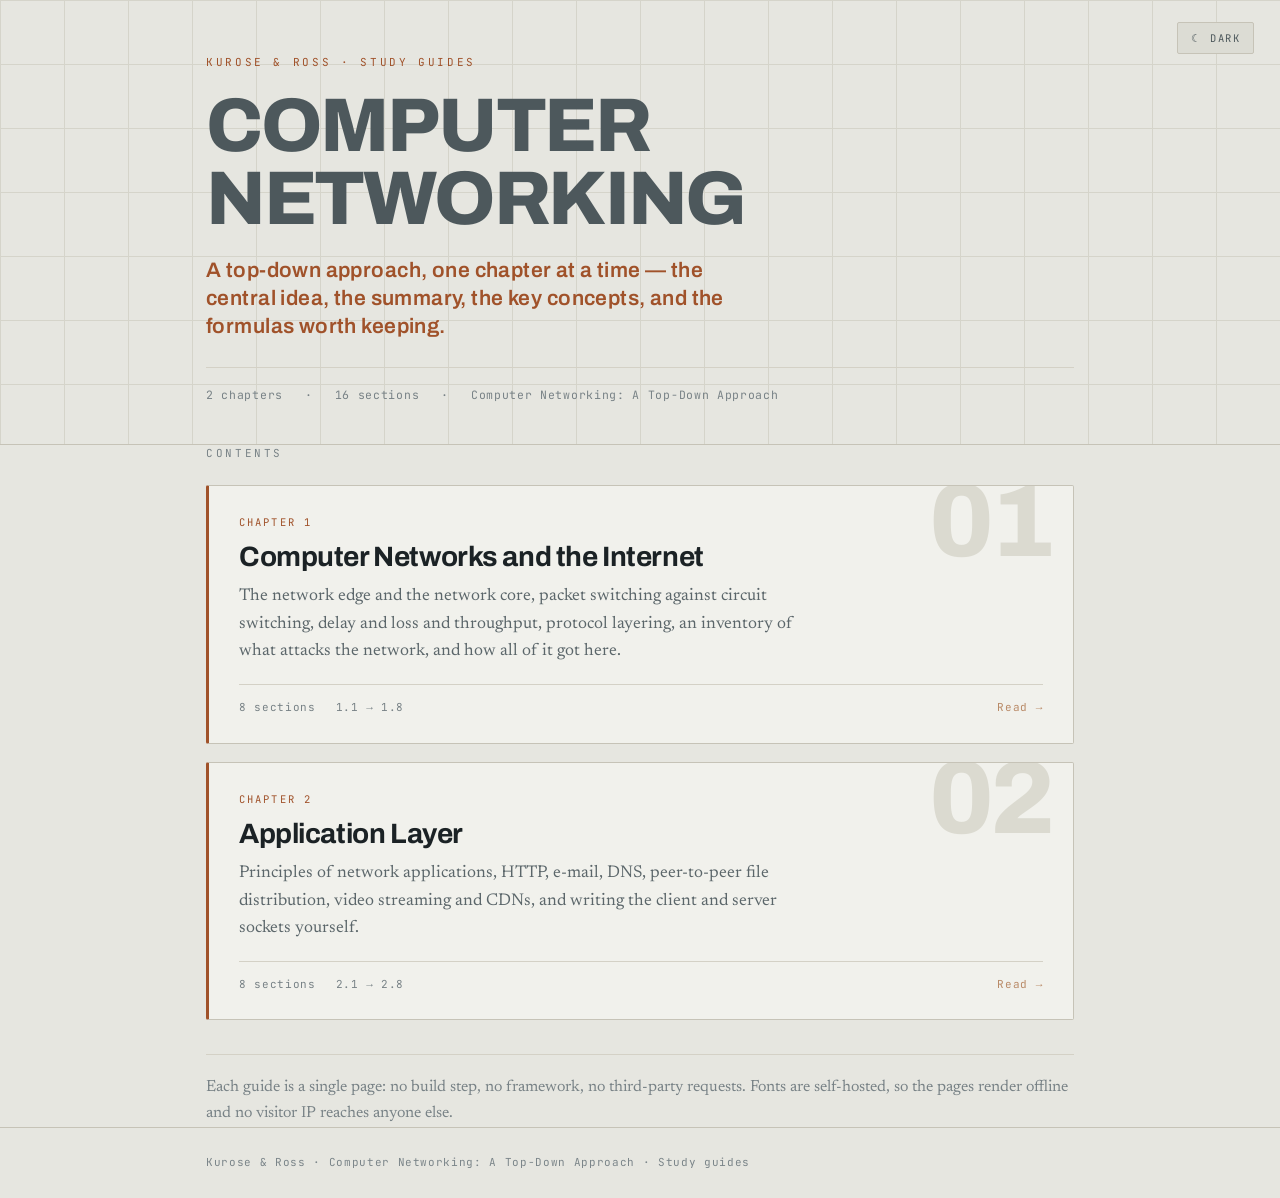
<file: index.html>
<!DOCTYPE html>
<html lang="en" data-theme="dark">
<head>
<meta charset="utf-8">
<meta name="viewport" content="width=device-width, initial-scale=1">
<title>Computer Networking · A Top-Down Approach — Study Guides</title>
<meta name="description" content="Interactive chapter-by-chapter study guides to Kurose &amp; Ross, Computer Networking: A Top-Down Approach. Each chapter covers its sections with a central idea, summary, key concepts, and the formulas worth keeping.">
<meta name="color-scheme" content="dark light">
<meta name="theme-color" content="#101619" media="(prefers-color-scheme: dark)">
<meta name="theme-color" content="#e6e6e0" media="(prefers-color-scheme: light)">

<!-- Social preview. URLs are absolute because scrapers require it; update them
     if the site ever moves to a different Pages URL or a custom domain. -->
<meta property="og:type" content="website">
<meta property="og:title" content="Computer Networking — A Top-Down Approach Study Guides">
<meta property="og:description" content="Interactive, chapter-by-chapter study guides to Kurose &amp; Ross.">
<meta property="og:image" content="https://juan-gar.github.io/computer-networking-book/og-image.png">
<meta property="og:image:width" content="1200">
<meta property="og:image:height" content="630">
<meta property="og:url" content="https://juan-gar.github.io/computer-networking-book/">
<meta name="twitter:card" content="summary_large_image">

<link rel="icon" href="data:image/svg+xml,%3Csvg xmlns='http://www.w3.org/2000/svg' viewBox='0 0 32 32'%3E%3Crect width='32' height='32' fill='%23101619'/%3E%3Cpath d='M4 16h24' stroke='%232d3d45' stroke-width='1.5' stroke-dasharray='3 3'/%3E%3Ccircle cx='7' cy='16' r='3' fill='%23cd7f4d'/%3E%3Ccircle cx='16' cy='16' r='2.5' fill='none' stroke='%235fae9d' stroke-width='1.5'/%3E%3Ccircle cx='25' cy='16' r='2.5' fill='none' stroke='%235fae9d' stroke-width='1.5'/%3E%3C/svg%3E">

<link rel="preload" href="fonts/archivo-latin-wght-normal.woff2" as="font" type="font/woff2" crossorigin>
<link rel="preload" href="fonts/newsreader-latin-wght-normal.woff2" as="font" type="font/woff2" crossorigin>
<link rel="preload" href="fonts/jetbrains-mono-latin-wght-normal.woff2" as="font" type="font/woff2" crossorigin>
<style>
/* Self-hosted variable fonts (Fontsource, SIL OFL 1.1). Latin subset, weight axis only.
   No third-party requests: the page renders fully offline. */
@font-face{
  font-family:"Archivo";
  font-style:normal;
  font-weight:100 900;
  font-display:swap;
  src:url(fonts/archivo-latin-wght-normal.woff2) format("woff2-variations"),
      url(fonts/archivo-latin-wght-normal.woff2) format("woff2");
  unicode-range:U+0000-00FF,U+0131,U+0152-0153,U+02BB-02BC,U+02C6,U+02DA,U+02DC,U+0304,U+0308,U+0329,U+2000-206F,U+20AC,U+2122,U+2191,U+2193,U+2212,U+2215,U+FEFF,U+FFFD;
}
@font-face{
  font-family:"Newsreader";
  font-style:normal;
  font-weight:200 800;
  font-display:swap;
  src:url(fonts/newsreader-latin-wght-normal.woff2) format("woff2-variations"),
      url(fonts/newsreader-latin-wght-normal.woff2) format("woff2");
  unicode-range:U+0000-00FF,U+0131,U+0152-0153,U+02BB-02BC,U+02C6,U+02DA,U+02DC,U+0304,U+0308,U+0329,U+2000-206F,U+20AC,U+2122,U+2191,U+2193,U+2212,U+2215,U+FEFF,U+FFFD;
}
@font-face{
  font-family:"JetBrains Mono";
  font-style:normal;
  font-weight:100 800;
  font-display:swap;
  src:url(fonts/jetbrains-mono-latin-wght-normal.woff2) format("woff2-variations"),
      url(fonts/jetbrains-mono-latin-wght-normal.woff2) format("woff2");
  unicode-range:U+0000-00FF,U+0131,U+0152-0153,U+02BB-02BC,U+02C6,U+02DA,U+02DC,U+0304,U+0308,U+0329,U+2000-206F,U+20AC,U+2122,U+2191,U+2193,U+2212,U+2215,U+FEFF,U+FFFD;
}
:root{
  --bg:#101619;
  --bg-nav:#151d21;
  --bg-nav-hover:#1a252a;
  --bg-card:#161f24;
  --border-strong:#2d3d45;
  --border-main:#223038;
  --border-soft:#1b262c;
  --copper:#cd7f4d;
  --copper-dim:#8a5836;
  --verdigris:#5fae9d;
  --text-primary:#e9eff1;
  --text-body:#b2bfc4;
  --text-muted:#8b9aa0;
  --text-dim:#6b797f;
  --text-nav:#93a2a8;
  --text-footer:#5c696e;
  --ghost-title:#93a2a8;
  --ghost-numeral:#16201f;
  --grid-line:#1a252b;
}
[data-theme="light"]{
  --bg:#e6e6e0;
  --bg-nav:#dcdcd4;
  --bg-nav-hover:#d3d3ca;
  --bg-card:#f1f1ec;
  --border-strong:#b3b0a4;
  --border-main:#c6c3b7;
  --border-soft:#d4d1c6;
  --copper:#a0522a;
  --copper-dim:#b98a67;
  --verdigris:#2c6d5f;
  --text-primary:#1b2225;
  --text-body:#394347;
  --text-muted:#5b666a;
  --text-dim:#788286;
  --text-nav:#4d585c;
  --text-footer:#7b8589;
  --ghost-title:#4d585c;
  --ghost-numeral:#dbdad0;
  --grid-line:#d5d4ca;
}

*{box-sizing:border-box;}
body{
  margin:0;
  background:var(--bg);
  color:var(--text-body);
  font-family:"Newsreader",Georgia,serif;
  font-size:18px;
  line-height:1.62;
  -webkit-font-smoothing:antialiased;
  transition:background .25s ease,color .25s ease;
}
@media (prefers-reduced-motion:reduce){
  *{transition:none !important;animation:none !important;}
}
.wrap{max-width:920px;margin:0 auto;padding:0 26px;}

/* ---------- masthead ---------- */
.masthead{
  position:relative;
  border-bottom:1px solid var(--border-main);
  overflow:hidden;
  background-image:linear-gradient(var(--grid-line) 1px,transparent 1px),linear-gradient(90deg,var(--grid-line) 1px,transparent 1px);
  background-size:64px 64px;
}
.masthead .wrap{padding-top:54px;padding-bottom:40px;}
.eyebrow{
  font-family:"JetBrains Mono",monospace;
  font-size:11px;letter-spacing:.24em;text-transform:uppercase;
  color:var(--copper);margin:0 0 18px;
}
.mast-title{
  font-family:"Archivo",sans-serif;
  font-weight:800;
  font-size:clamp(38px,7.4vw,76px);
  line-height:.96;
  letter-spacing:-.03em;
  color:var(--ghost-title);
  margin:0;
  text-transform:uppercase;
}
.mast-title em{
  display:block;font-style:normal;color:var(--copper);
  font-size:clamp(15px,2.1vw,21px);font-weight:600;letter-spacing:.02em;
  text-transform:none;margin-top:20px;line-height:1.35;
  max-width:44ch;
}
.mast-meta{
  margin-top:26px;padding-top:18px;border-top:1px solid var(--border-soft);
  font-family:"JetBrains Mono",monospace;font-size:11.5px;letter-spacing:.06em;
  color:var(--text-dim);display:flex;flex-wrap:wrap;gap:8px 22px;
}
.theme-toggle{
  position:absolute;top:22px;right:26px;z-index:5;
  background:var(--bg-nav);border:1px solid var(--border-main);color:var(--text-nav);
  font-family:"JetBrains Mono",monospace;font-size:10.5px;letter-spacing:.14em;
  text-transform:uppercase;padding:8px 13px;cursor:pointer;border-radius:2px;
  transition:background .18s,color .18s,border-color .18s;
}
.theme-toggle:hover{background:var(--bg-nav-hover);color:var(--text-primary);border-color:var(--border-strong);}
.theme-toggle:focus-visible,a:focus-visible{outline:2px solid var(--verdigris);outline-offset:3px;}

/* ---------- chapter list ---------- */
main{padding:56px 0 64px;}
.section-label{
  font-family:"JetBrains Mono",monospace;
  font-size:11px;letter-spacing:.24em;text-transform:uppercase;
  color:var(--text-dim);margin:0 0 22px;
}
.chapters{list-style:none;margin:0;padding:0;display:grid;gap:18px;}
.chapter{
  position:relative;
  display:block;
  padding:28px 30px 26px;
  background:var(--bg-card);
  border:1px solid var(--border-main);
  border-left:3px solid var(--copper);
  border-radius:2px;
  text-decoration:none;color:inherit;
  overflow:hidden;
  transition:background .18s,border-color .18s,transform .18s;
}
.chapter:hover{background:var(--bg-nav-hover);border-color:var(--border-strong);border-left-color:var(--copper);transform:translateX(3px);}
.chapter-numeral{
  position:absolute;right:22px;top:-16px;
  font-family:"Archivo",sans-serif;font-weight:800;font-size:104px;line-height:1;
  color:var(--ghost-numeral);letter-spacing:-.04em;pointer-events:none;user-select:none;
}
.chapter-eyebrow{
  font-family:"JetBrains Mono",monospace;
  font-size:10.5px;letter-spacing:.2em;text-transform:uppercase;
  color:var(--copper);margin:0 0 10px;
}
.chapter-title{
  font-family:"Archivo",sans-serif;font-weight:700;
  font-size:clamp(21px,3.2vw,28px);line-height:1.15;letter-spacing:-.015em;
  color:var(--text-primary);margin:0 0 10px;
}
.chapter-blurb{margin:0;color:var(--text-muted);font-size:17px;max-width:56ch;position:relative;}
.chapter-meta{
  margin-top:18px;padding-top:14px;border-top:1px solid var(--border-soft);
  font-family:"JetBrains Mono",monospace;font-size:11px;letter-spacing:.06em;
  color:var(--text-dim);display:flex;flex-wrap:wrap;gap:6px 20px;position:relative;
}
.chapter:hover .chapter-meta .go{color:var(--verdigris);}
.chapter-meta .go{margin-left:auto;color:var(--copper-dim);transition:color .18s;}

.note{
  margin:34px 0 0;padding-top:20px;border-top:1px solid var(--border-soft);
  font-size:16px;color:var(--text-dim);
}

footer{
  border-top:1px solid var(--border-main);
  padding:26px 0;
  font-family:"JetBrains Mono",monospace;font-size:11px;letter-spacing:.06em;
  color:var(--text-footer);
}
</style>
</head>
<script>
// Applied before first paint so a stored light theme does not flash dark.
(function(){
  try{
    var t = localStorage.getItem("cn-theme");
    if(!t) t = (window.matchMedia && window.matchMedia("(prefers-color-scheme: light)").matches) ? "light" : "dark";
    document.documentElement.setAttribute("data-theme", t);
  }catch(e){}
})();
</script>
<body>

<header class="masthead">
  <button class="theme-toggle" id="themeBtn" aria-label="Switch colour theme">☀ Light</button>
  <div class="wrap">
    <p class="eyebrow">Kurose &amp; Ross · Study guides</p>
    <h1 class="mast-title">Computer<br>Networking
      <em>A top-down approach, one chapter at a time — the central idea, the summary, the key concepts, and the formulas worth keeping.</em>
    </h1>
    <div class="mast-meta">
      <span>2 chapters</span><span>·</span><span>16 sections</span><span>·</span><span>Computer Networking: A Top-Down Approach</span>
    </div>
  </div>
</header>

<main class="wrap">
  <p class="section-label">Contents</p>

  <ul class="chapters">
    <li>
      <a class="chapter" href="ch1/">
        <span class="chapter-numeral" aria-hidden="true">01</span>
        <p class="chapter-eyebrow">Chapter 1</p>
        <h2 class="chapter-title">Computer Networks and the Internet</h2>
        <p class="chapter-blurb">The network edge and the network core, packet switching against circuit switching,
          delay and loss and throughput, protocol layering, an inventory of what attacks the network, and how all
          of it got here.</p>
        <div class="chapter-meta">
          <span>8 sections</span><span>1.1 → 1.8</span><span class="go">Read →</span>
        </div>
      </a>
    </li>
    <li>
      <a class="chapter" href="ch2/">
        <span class="chapter-numeral" aria-hidden="true">02</span>
        <p class="chapter-eyebrow">Chapter 2</p>
        <h2 class="chapter-title">Application Layer</h2>
        <p class="chapter-blurb">Principles of network applications, HTTP, e-mail, DNS, peer-to-peer file
          distribution, video streaming and CDNs, and writing the client and server sockets yourself.</p>
        <div class="chapter-meta">
          <span>8 sections</span><span>2.1 → 2.8</span><span class="go">Read →</span>
        </div>
      </a>
    </li>
  </ul>

  <p class="note">Each guide is a single page: no build step, no framework, no third-party requests.
    Fonts are self-hosted, so the pages render offline and no visitor IP reaches anyone else.</p>
</main>

<footer>
  <div class="wrap">Kurose &amp; Ross · Computer Networking: A Top-Down Approach · Study guides</div>
</footer>

<script>
const THEME_KEY = "cn-theme";
const btn = document.getElementById("themeBtn");

function label(theme){ btn.textContent = theme === "dark" ? "☀ Light" : "☾ Dark"; }
label(document.documentElement.getAttribute("data-theme"));

btn.addEventListener("click", () => {
  const next = document.documentElement.getAttribute("data-theme") === "dark" ? "light" : "dark";
  document.documentElement.setAttribute("data-theme", next);
  label(next);
  try { localStorage.setItem(THEME_KEY, next); } catch (e) { /* private mode: ignore */ }
});
</script>
</body>
</html>
</file>
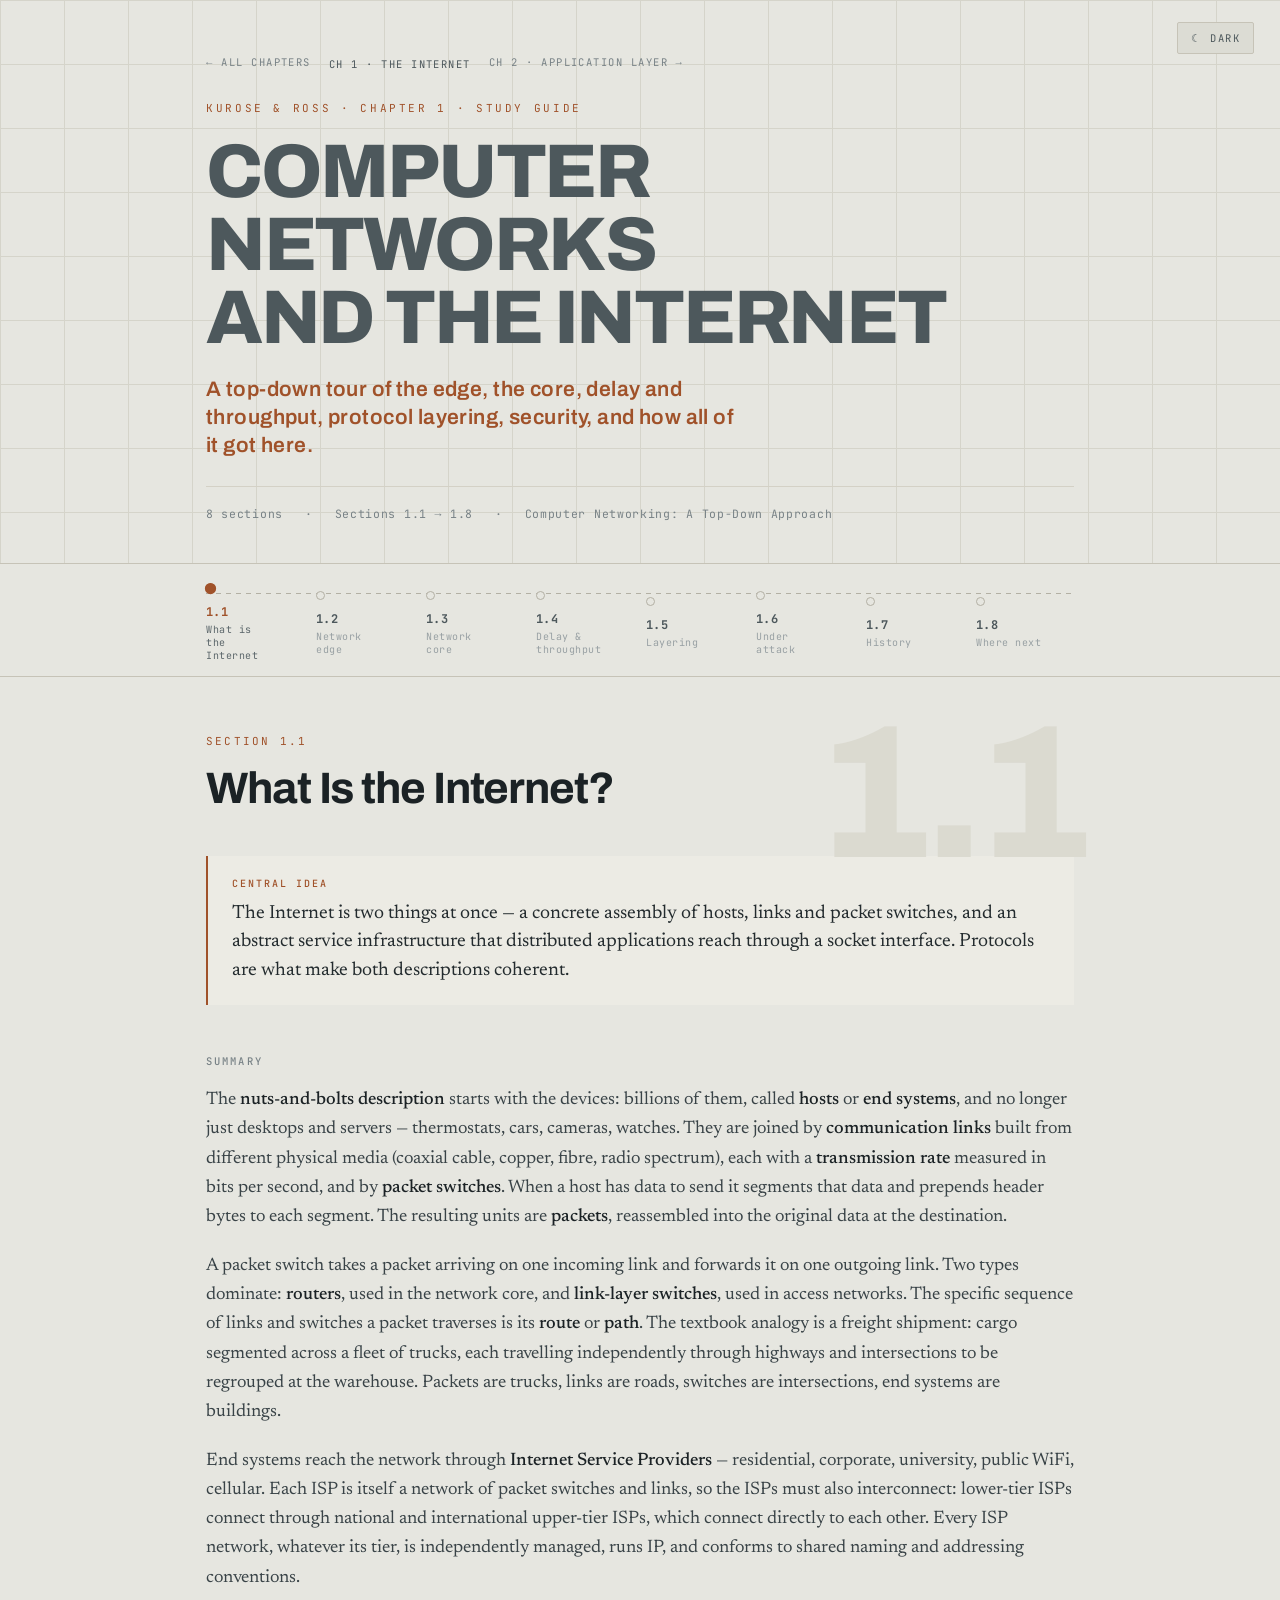
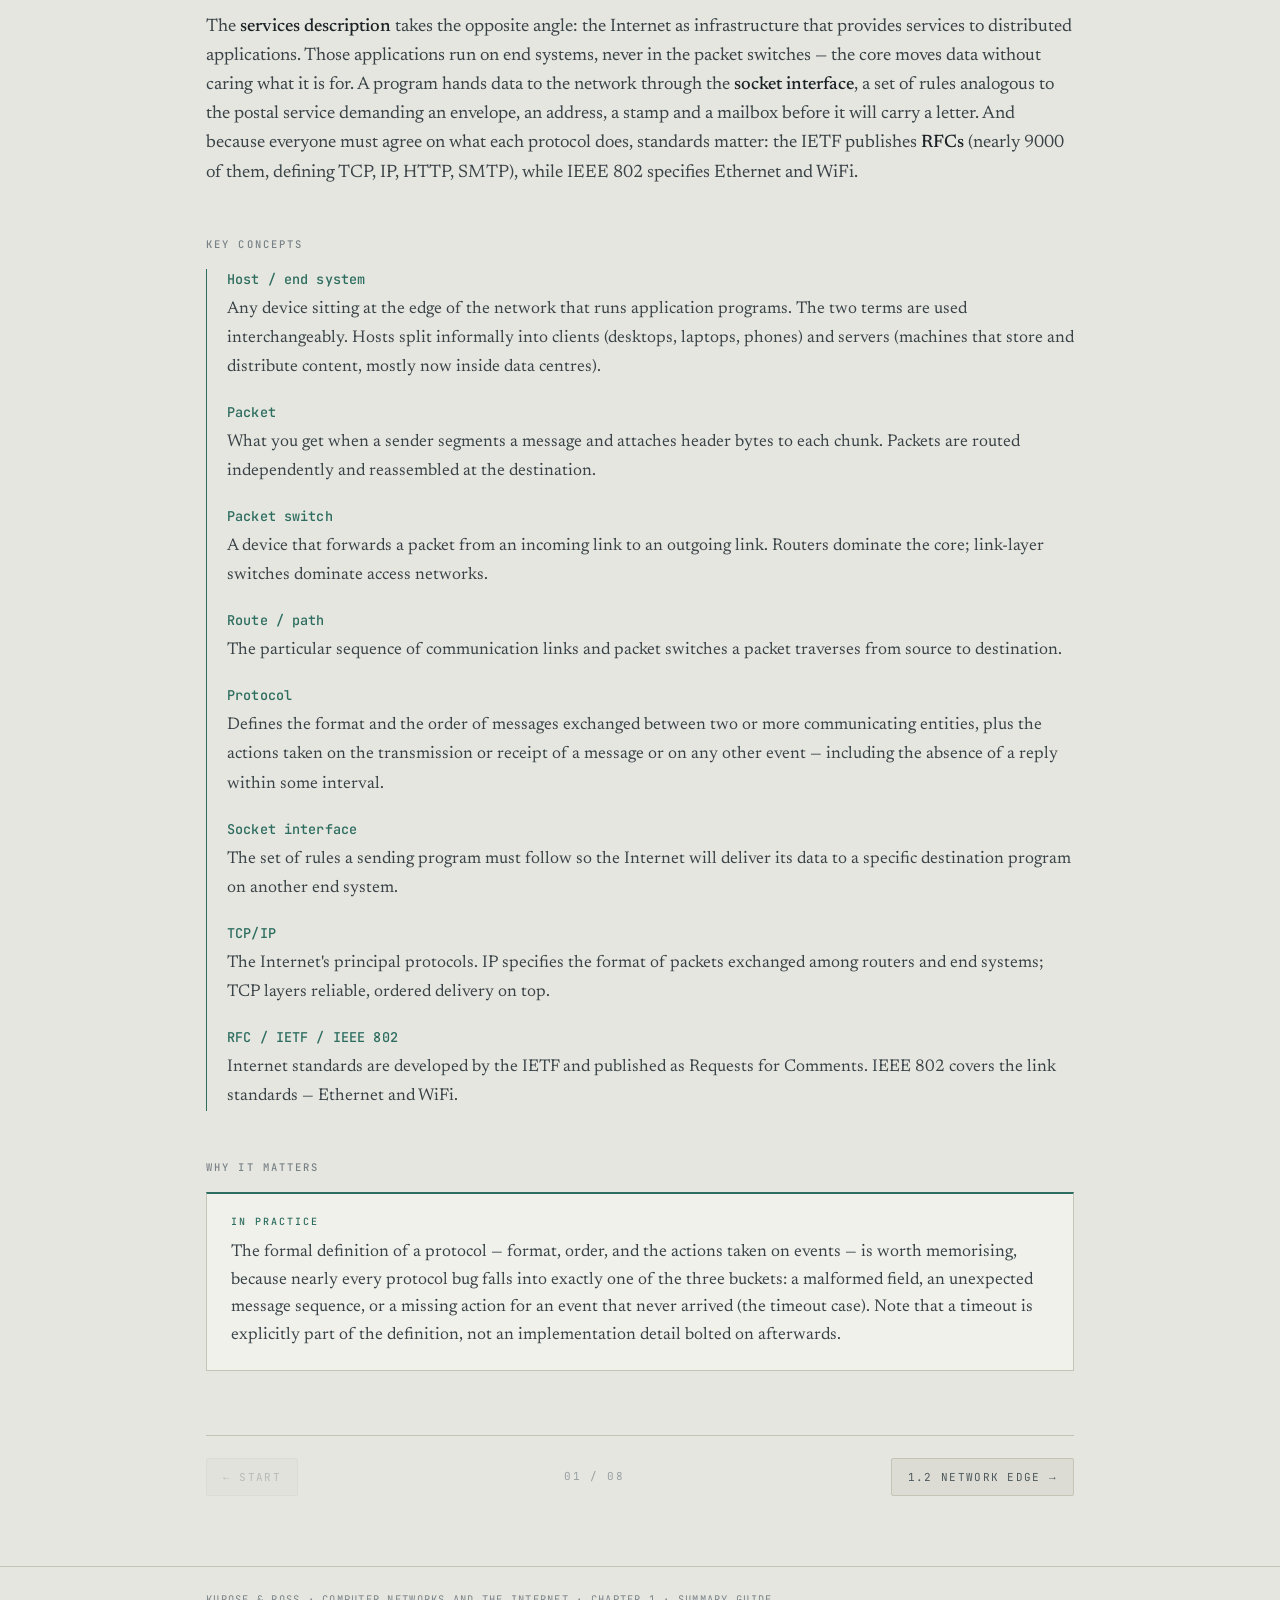
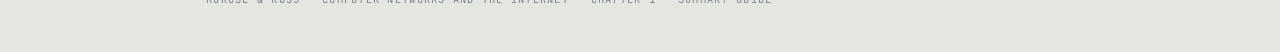
<file: ch1/index.html>
<!DOCTYPE html>
<html lang="en" data-theme="dark">
<head>
<meta charset="utf-8">
<meta name="viewport" content="width=device-width, initial-scale=1">
<title>Chapter 1 · Computer Networks and the Internet — Study Guide</title>
<meta name="description" content="An interactive study guide to Chapter 1 of Kurose &amp; Ross, Computer Networking: A Top-Down Approach. Eight sections covering the network edge, the core, delay and throughput, protocol layering, security, and the history of the Internet.">
<meta name="color-scheme" content="dark light">
<meta name="theme-color" content="#101619" media="(prefers-color-scheme: dark)">
<meta name="theme-color" content="#e6e6e0" media="(prefers-color-scheme: light)">

<!-- Social preview. URLs are absolute because scrapers require it; update them
     if the site ever moves to a different Pages URL or a custom domain. -->
<meta property="og:type" content="article">
<meta property="og:title" content="Computer Networks and the Internet — Chapter 1 Study Guide">
<meta property="og:description" content="The edge, the core, delay and throughput, protocol layering, security, and how all of it got here.">
<meta property="og:image" content="https://juan-gar.github.io/computer-networking-book/ch1/og-image.png">
<meta property="og:image:width" content="1200">
<meta property="og:image:height" content="630">
<meta property="og:url" content="https://juan-gar.github.io/computer-networking-book/ch1/">
<meta name="twitter:card" content="summary_large_image">

<link rel="icon" href="data:image/svg+xml,%3Csvg xmlns='http://www.w3.org/2000/svg' viewBox='0 0 32 32'%3E%3Crect width='32' height='32' fill='%23101619'/%3E%3Cpath d='M4 16h24' stroke='%232d3d45' stroke-width='1.5' stroke-dasharray='3 3'/%3E%3Ccircle cx='7' cy='16' r='3' fill='%23cd7f4d'/%3E%3Ccircle cx='16' cy='16' r='2.5' fill='none' stroke='%235fae9d' stroke-width='1.5'/%3E%3Ccircle cx='25' cy='16' r='2.5' fill='none' stroke='%235fae9d' stroke-width='1.5'/%3E%3C/svg%3E">

<link rel="preload" href="../fonts/archivo-latin-wght-normal.woff2" as="font" type="font/woff2" crossorigin>
<link rel="preload" href="../fonts/newsreader-latin-wght-normal.woff2" as="font" type="font/woff2" crossorigin>
<link rel="preload" href="../fonts/jetbrains-mono-latin-wght-normal.woff2" as="font" type="font/woff2" crossorigin>
<style>
/* Self-hosted variable fonts (Fontsource, SIL OFL 1.1). Latin subset, weight axis only.
   No third-party requests: the page renders fully offline. */
@font-face{
  font-family:"Archivo";
  font-style:normal;
  font-weight:100 900;
  font-display:swap;
  src:url(../fonts/archivo-latin-wght-normal.woff2) format("woff2-variations"),
      url(../fonts/archivo-latin-wght-normal.woff2) format("woff2");
  unicode-range:U+0000-00FF,U+0131,U+0152-0153,U+02BB-02BC,U+02C6,U+02DA,U+02DC,U+0304,U+0308,U+0329,U+2000-206F,U+20AC,U+2122,U+2191,U+2193,U+2212,U+2215,U+FEFF,U+FFFD;
}
@font-face{
  font-family:"Newsreader";
  font-style:normal;
  font-weight:200 800;
  font-display:swap;
  src:url(../fonts/newsreader-latin-wght-normal.woff2) format("woff2-variations"),
      url(../fonts/newsreader-latin-wght-normal.woff2) format("woff2");
  unicode-range:U+0000-00FF,U+0131,U+0152-0153,U+02BB-02BC,U+02C6,U+02DA,U+02DC,U+0304,U+0308,U+0329,U+2000-206F,U+20AC,U+2122,U+2191,U+2193,U+2212,U+2215,U+FEFF,U+FFFD;
}
@font-face{
  font-family:"JetBrains Mono";
  font-style:normal;
  font-weight:100 800;
  font-display:swap;
  src:url(../fonts/jetbrains-mono-latin-wght-normal.woff2) format("woff2-variations"),
      url(../fonts/jetbrains-mono-latin-wght-normal.woff2) format("woff2");
  unicode-range:U+0000-00FF,U+0131,U+0152-0153,U+02BB-02BC,U+02C6,U+02DA,U+02DC,U+0304,U+0308,U+0329,U+2000-206F,U+20AC,U+2122,U+2191,U+2193,U+2212,U+2215,U+FEFF,U+FFFD;
}
:root{
  --bg:#101619;
  --bg-nav:#151d21;
  --bg-nav-hover:#1a252a;
  --bg-nav-active:#1e2b31;
  --bg-card:#161f24;
  --bg-thesis:#18232a;
  --bg-code:#0c1114;
  --border-strong:#2d3d45;
  --border-main:#223038;
  --border-soft:#1b262c;
  --border-divider:#1e2a30;
  --copper:#cd7f4d;
  --copper-dim:#8a5836;
  --verdigris:#5fae9d;
  --text-primary:#e9eff1;
  --text-body:#b2bfc4;
  --text-thesis:#dbe4e7;
  --text-muted:#8b9aa0;
  --text-dim:#6b797f;
  --text-dimmer:#4e5a5f;
  --text-nav:#93a2a8;
  --text-footer:#5c696e;
  --ghost-title:#93a2a8;
  --ghost-numeral:#16201f;
  --grid-line:#1a252b;
}
[data-theme="light"]{
  --bg:#e6e6e0;
  --bg-nav:#dcdcd4;
  --bg-nav-hover:#d3d3ca;
  --bg-nav-active:#cbcbc0;
  --bg-card:#f1f1ec;
  --bg-thesis:#ecebe4;
  --bg-code:#e0e0d8;
  --border-strong:#b3b0a4;
  --border-main:#c6c3b7;
  --border-soft:#d4d1c6;
  --border-divider:#cfccc1;
  --copper:#a0522a;
  --copper-dim:#b98a67;
  --verdigris:#2c6d5f;
  --text-primary:#1b2225;
  --text-body:#394347;
  --text-thesis:#232b2e;
  --text-muted:#5b666a;
  --text-dim:#788286;
  --text-dimmer:#98a0a3;
  --text-nav:#4d585c;
  --text-footer:#7b8589;
  --ghost-title:#4d585c;
  --ghost-numeral:#dbdad0;
  --grid-line:#d5d4ca;
}

*{box-sizing:border-box;}
html{scroll-behavior:smooth;}
body{
  margin:0;
  background:var(--bg);
  color:var(--text-body);
  font-family:"Newsreader",Georgia,serif;
  font-size:18px;
  line-height:1.62;
  -webkit-font-smoothing:antialiased;
  transition:background .25s ease,color .25s ease;
}
@media (prefers-reduced-motion:reduce){
  html{scroll-behavior:auto;}
  *{transition:none !important;animation:none !important;}
}
.wrap{max-width:920px;margin:0 auto;padding:0 26px;}

/* ---------- masthead ---------- */
.masthead{
  position:relative;
  border-bottom:1px solid var(--border-main);
  overflow:hidden;
  background-image:linear-gradient(var(--grid-line) 1px,transparent 1px),linear-gradient(90deg,var(--grid-line) 1px,transparent 1px);
  background-size:64px 64px;
}
.masthead .wrap{padding-top:54px;padding-bottom:40px;}
.eyebrow{
  font-family:"JetBrains Mono",monospace;
  font-size:11px;letter-spacing:.24em;text-transform:uppercase;
  color:var(--copper);margin:0 0 18px;
}
.mast-title{
  font-family:"Archivo",sans-serif;
  font-weight:800;
  font-size:clamp(38px,7.4vw,76px);
  line-height:.96;
  letter-spacing:-.03em;
  color:var(--ghost-title);
  margin:0;
  text-transform:uppercase;
}
.mast-title em{
  display:block;font-style:normal;color:var(--copper);
  font-size:clamp(15px,2.1vw,21px);font-weight:600;letter-spacing:.02em;
  text-transform:none;margin-top:20px;line-height:1.35;
  max-width:44ch;
}
.mast-meta{
  margin-top:26px;padding-top:18px;border-top:1px solid var(--border-soft);
  font-family:"JetBrains Mono",monospace;font-size:11.5px;letter-spacing:.06em;
  color:var(--text-dim);display:flex;flex-wrap:wrap;gap:8px 22px;
}
.theme-toggle{
  position:absolute;top:22px;right:26px;z-index:5;
  background:var(--bg-nav);border:1px solid var(--border-main);color:var(--text-nav);
  font-family:"JetBrains Mono",monospace;font-size:10.5px;letter-spacing:.14em;
  text-transform:uppercase;padding:8px 13px;cursor:pointer;border-radius:2px;
  transition:background .18s,color .18s,border-color .18s;
}
.theme-toggle:hover{background:var(--bg-nav-hover);color:var(--text-primary);border-color:var(--border-strong);}

/* ---------- chapter switcher ---------- */
.chapter-switch{
  display:flex;flex-wrap:wrap;align-items:center;gap:6px 18px;
  margin:0 0 26px;padding-right:120px; /* clear the absolutely-placed toggle */
  font-family:"JetBrains Mono",monospace;
  font-size:10.5px;letter-spacing:.14em;text-transform:uppercase;
}
.chapter-switch a{
  color:var(--text-dim);text-decoration:none;
  border-bottom:1px solid transparent;padding-bottom:2px;
  transition:color .18s,border-color .18s;
}
.chapter-switch a:hover{color:var(--verdigris);border-bottom-color:var(--verdigris);}
.chapter-switch .current{color:var(--text-nav);}

/* ---------- hop rail (signature) ---------- */
.rail-outer{
  position:sticky;top:0;z-index:20;
  background:var(--bg);
  border-bottom:1px solid var(--border-main);
}
.rail-scroll{overflow-x:auto;scrollbar-width:thin;}
.rail{
  position:relative;display:flex;gap:0;min-width:max-content;
  padding:20px 26px 14px;margin:0 auto;max-width:920px;
}
.rail::before{
  content:"";position:absolute;left:26px;right:26px;top:29px;height:1px;
  background:repeating-linear-gradient(90deg,var(--border-strong) 0 5px,transparent 5px 10px);
}
.hop{
  position:relative;background:none;border:0;padding:0 16px 0 0;margin-right:14px;
  cursor:pointer;text-align:left;font-family:"JetBrains Mono",monospace;
  color:var(--text-dim);min-width:96px;
}
.hop:last-child{margin-right:0;}
.hop .dot{
  display:block;width:9px;height:9px;border-radius:50%;
  background:var(--bg);border:1px solid var(--border-strong);
  position:relative;z-index:2;margin-bottom:11px;
  transition:background .18s,border-color .18s,transform .18s;
}
.hop .num{display:block;font-size:12px;font-weight:700;letter-spacing:.04em;color:var(--text-nav);}
.hop .lbl{display:block;font-size:10px;letter-spacing:.05em;margin-top:3px;color:var(--text-dimmer);line-height:1.3;max-width:11ch;}
.hop:hover .dot{border-color:var(--copper);}
.hop:hover .num,.hop:hover .lbl{color:var(--text-primary);}
.hop.active .dot{background:var(--copper);border-color:var(--copper);transform:scale(1.25);}
.hop.active .num{color:var(--copper);}
.hop.active .lbl{color:var(--text-muted);}
.hop:focus-visible{outline:2px solid var(--verdigris);outline-offset:4px;}

/* ---------- panels ---------- */
.panel{display:none;padding:56px 0 0;}
.panel.active{display:block;}
.sec-head{position:relative;margin-bottom:44px;}
.sec-numeral{
  position:absolute;right:-10px;top:-34px;pointer-events:none;user-select:none;
  font-family:"Archivo",sans-serif;font-weight:800;font-size:clamp(90px,17vw,190px);
  line-height:1;color:var(--ghost-numeral);letter-spacing:-.05em;z-index:0;
}
.sec-label{
  position:relative;z-index:1;
  font-family:"JetBrains Mono",monospace;font-size:11px;letter-spacing:.2em;
  text-transform:uppercase;color:var(--copper);margin:0 0 14px;
}
.sec-title{
  position:relative;z-index:1;
  font-family:"Archivo",sans-serif;font-weight:700;letter-spacing:-.025em;
  font-size:clamp(28px,4.6vw,44px);line-height:1.06;color:var(--text-primary);margin:0;
  max-width:17ch;
}

h3.block{
  font-family:"JetBrains Mono",monospace;font-size:10.5px;letter-spacing:.2em;
  text-transform:uppercase;color:var(--text-dim);margin:48px 0 16px;font-weight:500;
}
.idea{
  border-left:2px solid var(--copper);
  background:var(--bg-thesis);
  padding:20px 24px;margin:0 0 8px;
  color:var(--text-thesis);font-size:19px;line-height:1.5;
}
.idea .idea-tag{
  display:block;font-family:"JetBrains Mono",monospace;font-size:10px;
  letter-spacing:.2em;text-transform:uppercase;color:var(--copper);margin-bottom:9px;font-weight:500;
}
.summary p{margin:0 0 20px;}
.summary p:last-child{margin-bottom:0;}
.summary strong{color:var(--text-primary);font-weight:500;}

.concepts{list-style:none;margin:0;padding:0 0 0 20px;border-left:1px solid var(--verdigris);}
.concepts li{margin-bottom:20px;}
.concepts li:last-child{margin-bottom:0;}
.concepts .term{
  font-family:"JetBrains Mono",monospace;font-size:13.5px;font-weight:500;
  color:var(--verdigris);display:block;margin-bottom:4px;letter-spacing:.01em;
}
.concepts .def{color:var(--text-body);font-size:17px;line-height:1.55;}

.formulas{
  background:var(--bg-code);border:1px solid var(--border-soft);
  padding:6px 0;margin:0;
}
.formula{display:flex;flex-wrap:wrap;gap:4px 20px;align-items:baseline;padding:12px 22px;border-bottom:1px solid var(--border-divider);}
.formula:last-child{border-bottom:0;}
.formula code{
  font-family:"JetBrains Mono",monospace;font-size:14px;color:var(--copper);
  font-weight:500;white-space:nowrap;
}
.formula span{font-size:15.5px;color:var(--text-muted);line-height:1.45;}

.figures{display:grid;grid-template-columns:repeat(auto-fill,minmax(230px,1fr));gap:1px;background:var(--border-soft);border:1px solid var(--border-soft);}
.fig{background:var(--bg-card);padding:18px 20px;}
.fig .name{font-family:"Archivo",sans-serif;font-weight:600;color:var(--text-primary);font-size:17px;letter-spacing:-.01em;}
.fig .role{font-family:"JetBrains Mono",monospace;font-size:10.5px;letter-spacing:.1em;text-transform:uppercase;color:var(--copper);margin:5px 0 8px;}
.fig .note{font-size:15.5px;color:var(--text-muted);line-height:1.5;}

.practice{
  border:1px solid var(--border-main);border-top:2px solid var(--verdigris);
  background:var(--bg-card);padding:20px 24px;margin-top:8px;
}
.practice .p-tag{
  font-family:"JetBrains Mono",monospace;font-size:10px;letter-spacing:.2em;
  text-transform:uppercase;color:var(--verdigris);display:block;margin-bottom:9px;font-weight:500;
}
.practice p{margin:0;color:var(--text-body);font-size:17px;}

.roadmap{list-style:none;margin:0;padding:0;border-top:1px solid var(--border-divider);}
.roadmap li{display:flex;gap:18px;align-items:baseline;padding:13px 2px;border-bottom:1px solid var(--border-divider);}
.roadmap .ch{font-family:"JetBrains Mono",monospace;font-size:12px;color:var(--copper);font-weight:700;min-width:22px;}
.roadmap .t{color:var(--text-primary);font-size:17px;}
.roadmap .d{color:var(--text-muted);font-size:15.5px;}

/* ---------- pagination ---------- */
.pager{
  display:flex;align-items:center;justify-content:space-between;gap:14px;
  margin:64px 0 0;padding:22px 0 0;border-top:1px solid var(--border-main);
}
.pager button{
  background:var(--bg-nav);border:1px solid var(--border-main);color:var(--text-nav);
  font-family:"JetBrains Mono",monospace;font-size:11px;letter-spacing:.12em;
  text-transform:uppercase;padding:11px 16px;cursor:pointer;border-radius:2px;
  transition:background .18s,color .18s,border-color .18s;max-width:44%;text-align:left;
}
.pager button:hover:not(:disabled){background:var(--bg-nav-hover);color:var(--text-primary);border-color:var(--copper);}
.pager button:disabled{opacity:.3;cursor:not-allowed;}
.pager button:focus-visible{outline:2px solid var(--verdigris);outline-offset:3px;}
.pager .pos{font-family:"JetBrains Mono",monospace;font-size:11px;letter-spacing:.14em;color:var(--text-dimmer);white-space:nowrap;}

footer{margin-top:70px;border-top:1px solid var(--border-main);}
footer .wrap{padding-top:24px;padding-bottom:44px;}
footer p{
  font-family:"JetBrains Mono",monospace;font-size:10.5px;letter-spacing:.12em;
  color:var(--text-footer);margin:0;text-transform:uppercase;
}

@media (max-width:640px){
  body{font-size:17px;}
  .wrap{padding:0 18px;}
  .rail{padding-left:18px;padding-right:18px;}
  .rail::before{left:18px;right:18px;}
  .sec-numeral{top:-18px;right:-4px;}
  .pager{flex-wrap:wrap;}
  .pager .pos{order:3;width:100%;text-align:center;padding-top:6px;}
  .pager button{max-width:48%;}
}
</style>
</head>
<script>
// Applied before first paint so a stored light theme does not flash dark.
(function(){
  try{
    var t = localStorage.getItem("cn-theme");
    if(!t) t = (window.matchMedia && window.matchMedia("(prefers-color-scheme: light)").matches) ? "light" : "dark";
    document.documentElement.setAttribute("data-theme", t);
  }catch(e){}
})();
</script>
<body>

<header class="masthead">
  <button class="theme-toggle" id="themeBtn" aria-label="Switch colour theme">☀ Light</button>
  <div class="wrap">
    <nav class="chapter-switch" aria-label="Chapters">
      <a href="../">← All chapters</a>
      <span class="current" aria-current="page">Ch 1 · The Internet</span>
      <a href="../ch2/">Ch 2 · Application Layer →</a>
    </nav>
    <p class="eyebrow">Kurose &amp; Ross · Chapter 1 · Study guide</p>
    <h1 class="mast-title">Computer Networks<br>and the Internet
      <em>A top-down tour of the edge, the core, delay and throughput, protocol layering, security, and how all of it got here.</em>
    </h1>
    <div class="mast-meta">
      <span>8 sections</span><span>·</span><span>Sections 1.1 → 1.8</span><span>·</span><span>Computer Networking: A Top-Down Approach</span>
    </div>
  </div>
</header>

<div class="rail-outer">
  <div class="rail-scroll">
    <nav class="rail" id="rail" aria-label="Chapter sections"></nav>
  </div>
</div>

<main class="wrap" id="panels"></main>

<footer>
  <div class="wrap">
    <p>Kurose &amp; Ross · Computer Networks and the Internet · Chapter 1 · Summary guide</p>
  </div>
</footer>

<script>
const sections = [
{
  hop:"1.1", short:"What is the Internet",
  label:"Section 1.1",
  title:"What Is the Internet?",
  idea:"The Internet is two things at once — a concrete assembly of hosts, links and packet switches, and an abstract service infrastructure that distributed applications reach through a socket interface. Protocols are what make both descriptions coherent.",
  summary:[
    `The <strong>nuts-and-bolts description</strong> starts with the devices: billions of them, called <strong>hosts</strong> or <strong>end systems</strong>, and no longer just desktops and servers — thermostats, cars, cameras, watches. They are joined by <strong>communication links</strong> built from different physical media (coaxial cable, copper, fibre, radio spectrum), each with a <strong>transmission rate</strong> measured in bits per second, and by <strong>packet switches</strong>. When a host has data to send it segments that data and prepends header bytes to each segment. The resulting units are <strong>packets</strong>, reassembled into the original data at the destination.`,
    `A packet switch takes a packet arriving on one incoming link and forwards it on one outgoing link. Two types dominate: <strong>routers</strong>, used in the network core, and <strong>link-layer switches</strong>, used in access networks. The specific sequence of links and switches a packet traverses is its <strong>route</strong> or <strong>path</strong>. The textbook analogy is a freight shipment: cargo segmented across a fleet of trucks, each travelling independently through highways and intersections to be regrouped at the warehouse. Packets are trucks, links are roads, switches are intersections, end systems are buildings.`,
    `End systems reach the network through <strong>Internet Service Providers</strong> — residential, corporate, university, public WiFi, cellular. Each ISP is itself a network of packet switches and links, so the ISPs must also interconnect: lower-tier ISPs connect through national and international upper-tier ISPs, which connect directly to each other. Every ISP network, whatever its tier, is independently managed, runs IP, and conforms to shared naming and addressing conventions.`,
    `The <strong>services description</strong> takes the opposite angle: the Internet as infrastructure that provides services to distributed applications. Those applications run on end systems, never in the packet switches — the core moves data without caring what it is for. A program hands data to the network through the <strong>socket interface</strong>, a set of rules analogous to the postal service demanding an envelope, an address, a stamp and a mailbox before it will carry a letter. And because everyone must agree on what each protocol does, standards matter: the IETF publishes <strong>RFCs</strong> (nearly 9000 of them, defining TCP, IP, HTTP, SMTP), while IEEE 802 specifies Ethernet and WiFi.`
  ],
  concepts:[
    {t:"Host / end system", d:"Any device sitting at the edge of the network that runs application programs. The two terms are used interchangeably. Hosts split informally into clients (desktops, laptops, phones) and servers (machines that store and distribute content, mostly now inside data centres)."},
    {t:"Packet", d:"What you get when a sender segments a message and attaches header bytes to each chunk. Packets are routed independently and reassembled at the destination."},
    {t:"Packet switch", d:"A device that forwards a packet from an incoming link to an outgoing link. Routers dominate the core; link-layer switches dominate access networks."},
    {t:"Route / path", d:"The particular sequence of communication links and packet switches a packet traverses from source to destination."},
    {t:"Protocol", d:"Defines the format and the order of messages exchanged between two or more communicating entities, plus the actions taken on the transmission or receipt of a message or on any other event — including the absence of a reply within some interval."},
    {t:"Socket interface", d:"The set of rules a sending program must follow so the Internet will deliver its data to a specific destination program on another end system."},
    {t:"TCP/IP", d:"The Internet's principal protocols. IP specifies the format of packets exchanged among routers and end systems; TCP layers reliable, ordered delivery on top."},
    {t:"RFC / IETF / IEEE 802", d:"Internet standards are developed by the IETF and published as Requests for Comments. IEEE 802 covers the link standards — Ethernet and WiFi."}
  ],
  practice:`The formal definition of a protocol — format, order, and the actions taken on events — is worth memorising, because nearly every protocol bug falls into exactly one of the three buckets: a malformed field, an unexpected message sequence, or a missing action for an event that never arrived (the timeout case). Note that a timeout is explicitly part of the definition, not an implementation detail bolted on afterwards.`
},
{
  hop:"1.2", short:"Network edge",
  label:"Section 1.2",
  title:"The Network Edge",
  idea:"The edge is where applications live and where almost all of today's bandwidth constraint sits. Access technologies differ mainly along two axes: whether capacity is dedicated or shared, and whether upstream and downstream are symmetric.",
  summary:[
    `Hosts divide into <strong>clients</strong> and <strong>servers</strong>, and most servers now live inside <strong>data centres</strong> — tens to hundreds of thousands of commodity hosts, called blades, stacked 20 to 40 per rack and interconnected by their own internal networks. Data centres do three jobs: serve the operator's own product, act as massively parallel compute for the operator's data processing, and rent capacity to everyone else as <strong>cloud computing</strong>.`,
    `The <strong>access network</strong> is the network that physically connects an end system to its first router — the <strong>edge router</strong>. <strong>DSL</strong> reuses the existing telephone local loop: the home DSL modem talks to a <strong>DSLAM</strong> in the telco's central office, and frequency-division splits the single line into three apparent links — downstream (50 kHz–1 MHz), upstream (4–50 kHz), and ordinary voice (0–4 kHz). It is <strong>asymmetric</strong> by design, and the achievable rate falls off with distance to the central office; beyond roughly 5 to 10 miles, DSL is not an option.`,
    `<strong>Cable</strong> access reuses the cable television plant: fibre runs from the head end to neighbourhood junctions serving 500 to 5,000 homes, then coaxial cable covers the last stretch — hence <strong>hybrid fibre coax</strong>. The <strong>CMTS</strong> at the head end plays the DSLAM's role. The decisive property is that HFC is a <strong>shared broadcast medium</strong>: every downstream packet travels to every home on the segment, and the upstream channel needs a multiple-access protocol to avoid collisions. Your throughput therefore depends on what your neighbours are doing. <strong>FTTH</strong> escapes this with direct fibre, or more commonly with an active optical network (switched Ethernet) or a <strong>passive optical network</strong> — an ONT at the home, a passive splitter aggregating fewer than 100 homes, an OLT at the central office. <strong>5G fixed wireless</strong> skips outside plant altogether, beaming to a modem in the house.`,
    `In enterprises, campuses and increasingly homes, the access technology is a LAN: <strong>Ethernet</strong> over twisted pair at 100 Mbps up to tens of Gbps, and <strong>WiFi</strong> (IEEE 802.11), shared, above 100 Mbps, within tens of metres of an access point. Wide-area cellular extends that range to tens of kilometres. Underneath all of it are <strong>physical media</strong>, split into guided (twisted pair, coax, fibre — waves confined to a solid) and unguided (terrestrial and satellite radio — waves in the atmosphere and space). One economic note that explains a lot of building wiring: the labour of installing a link can cost orders of magnitude more than the cable itself, so builders lay every medium at once.`
  ],
  concepts:[
    {t:"Access network", d:"The network physically connecting an end system to the first router on the path to any other end system."},
    {t:"DSLAM / CMTS / OLT", d:"The provider-side aggregation point for DSL, cable and PON respectively — where many subscriber lines terminate and analogue or optical signals are converted back for the provider's IP network."},
    {t:"Asymmetric access", d:"Downstream and upstream rates differ, downstream being higher. True of DSL, cable and most residential access; a consequence of the assumption that homes consume more than they produce."},
    {t:"Shared broadcast medium", d:"HFC's defining characteristic: all downstream traffic reaches every home on the segment and all upstream traffic shares one channel. Aggregate rate is divided among simultaneously active users, and collisions must be coordinated away."},
    {t:"PON vs AON", d:"Two optical distribution architectures. A passive optical network splits one fibre to under 100 homes with a passive splitter (packets are replicated at the splitter). An active optical network is essentially switched Ethernet."},
    {t:"Guided vs unguided media", d:"Guided media confine the wave to a solid (fibre, twisted pair, coax). Unguided media propagate through atmosphere or space (wireless LAN, satellite)."},
    {t:"Twisted pair", d:"Two insulated copper wires spiralled to cancel interference. Category 6a reaches 10 Gbps over about 100 metres. Still the dominant high-speed LAN medium despite repeated predictions of its death."},
    {t:"Fibre optics", d:"Pulses of light, each representing a bit. Tens to hundreds of gigabits per second, immune to electromagnetic interference, very low attenuation up to 100 km, hard to tap. Optical Carrier speeds are OC-n = n × 51.8 Mbps."},
    {t:"Satellite radio", d:"Geostationary satellites sit 36,000 km up, giving a 280 ms propagation delay in each direction path. LEO satellites orbit far closer but do not stay above one spot, so continuous coverage needs many of them."}
  ],
  practice:`The 280 ms geostationary figure is the cleanest illustration of a delay you cannot engineer away — it is a distance divided by roughly the speed of light. Buffers, rates, protocols and codecs are all negotiable; propagation is not. Keep this in the front of your mind for section 1.4, where the distinction between transmission delay and propagation delay does most of the analytical work in the chapter.`
},
{
  hop:"1.3", short:"Network core",
  label:"Section 1.3",
  title:"The Network Core",
  idea:"There are exactly two ways to move data through a network of links and switches: reserve resources in advance, or share them on demand and tolerate queues. The Internet chose the second, and its entire structure — from store-and-forward routers to the tiered ISP economy — follows from that one decision.",
  summary:[
    `In <strong>packet switching</strong>, a source breaks a message into packets, each transmitted over a link at that link's full rate: a packet of L bits over a link of rate R takes L/R seconds. Most switches use <strong>store-and-forward</strong> transmission, meaning a switch must receive the entire packet before it can transmit the first bit onward. Send one packet over N links of rate R and the end-to-end time is N·L/R. Pipelining then does the rest of the work: because the source starts packet 2 while the router forwards packet 1, three packets over two links arrive at 4L/R rather than 6L/R.`,
    `Each attached link has an <strong>output buffer</strong>. If an arriving packet finds the link busy it waits, adding a <strong>queuing delay</strong> that varies with congestion; if the buffer is already full, something gets dropped — either the arriving packet or one already queued. <strong>Packet loss</strong> is not a malfunction in this design, it is the pressure-release mechanism. Forwarding itself is table-driven: each end system has a hierarchical <strong>IP address</strong>, the source writes the destination's address into the packet header, and each router looks up a portion of that address in its <strong>forwarding table</strong> to select an outbound link. The book's analogy is a driver who never uses a map, asking successive gas-station attendants for directions — each reads a finer part of the address than the last. <strong>Routing protocols</strong> populate those tables automatically.`,
    `<strong>Circuit switching</strong> takes the other path: before any data moves, the network establishes a circuit and reserves buffer space and a constant transmission rate on every link along the way, for the whole session. Implementation is either <strong>FDM</strong> (a dedicated frequency band per circuit — 4 kHz in telephone networks) or <strong>TDM</strong> (time divided into frames, each frame into slots, one slot per frame per circuit). A circuit's rate is the frame rate times the bits per slot. The trade is explicit: guaranteed rate and no queuing, paid for with setup signalling and with capacity that sits idle whenever the talker stops talking. The restaurant analogy: reservations mean a hassle before you leave home but a table on arrival.`,
    `Why packet switching wins for bursty sources is arithmetic. Take a 1 Mbps link and users who need 100 kbps while active but are only active 10 percent of the time. Circuit switching supports exactly 10 users. Packet switching supports 35, because the probability that 11 or more are simultaneously active is about 0.0004 — so 99.96 percent of the time the aggregate arrival rate is below the link rate and packets flow essentially without delay. This is <strong>statistical multiplexing</strong>: circuit switching pre-allocates regardless of demand and wastes what is unneeded, while packet switching allocates on demand among whoever actually has something to send.`,
    `Finally, the <strong>network of networks</strong>, built up in five successive approximations. Structure 1: every access ISP connects to one global transit ISP, which charges them — customer and provider. Structure 2: competitors appear, and the global transit ISPs must interconnect with each other. Structure 3: nobody actually has a presence in every city, so a regional tier appears between access ISPs and roughly a dozen <strong>tier-1 ISPs</strong> at the top (no body officially confers tier-1 status). Structure 4: add <strong>PoPs</strong> where customer ISPs connect into a provider, <strong>multi-homing</strong> to two or more providers for resilience, settlement-free <strong>peering</strong> between ISPs at the same level to keep traffic off paid upstream links, and <strong>IXPs</strong> — over 600 of them — where many ISPs peer in one building. Structure 5, today's Internet: add <strong>content-provider networks</strong> like Google's private global backbone, which peers directly with lower-tier ISPs to bypass the upper tiers entirely, and buys transit only where it must.`
  ],
  formulas:[
    {e:"d_trans = L / R", n:"Time to push a packet of L bits onto a link of rate R bits/sec."},
    {e:"d_end-to-end = N · L / R", n:"One packet over N links of equal rate R, store-and-forward, ignoring queuing, propagation and processing."},
    {e:"circuit rate = R_link / slots", n:"TDM. Example from the text: 1.536 Mbps over 24 slots gives 64 kbps per circuit, so a 640,000-bit file takes 10 s plus 500 ms of setup."}
  ],
  concepts:[
    {t:"Store-and-forward", d:"A switch must receive an entire packet before transmitting its first bit onward. This is why the end-to-end delay for one packet over N links is N·L/R rather than L/R."},
    {t:"Output buffer (output queue)", d:"Per-link storage holding packets waiting to be transmitted. The source of queuing delay, and — when full — of packet loss."},
    {t:"Forwarding table", d:"Per-router mapping from destination addresses (or address prefixes) to outbound links. Consulted on every packet."},
    {t:"Routing protocol", d:"The automated mechanism that sets forwarding tables — for example by computing shortest paths from each router to each destination."},
    {t:"Circuit switching", d:"Resources along a path are reserved for the duration of a session. Guaranteed constant rate, no queuing, at the cost of setup complexity and idle capacity."},
    {t:"FDM / TDM", d:"The two ways to implement circuits on a link. FDM gives each connection a continuous slice of the frequency spectrum; TDM gives each connection the whole link during recurring time slots."},
    {t:"Statistical multiplexing", d:"Sharing a link on demand, packet by packet, among only those users who currently have data. The reason packet switching serves three times as many bursty users as circuit switching at essentially the same performance."},
    {t:"Tier-1 ISP", d:"An ISP at the top of the hierarchy that pays no one for transit — about a dozen exist. Peering among them is settlement-free."},
    {t:"PoP / multi-homing / peering / IXP", d:"A PoP is a group of routers where customer ISPs connect into a provider. Multi-homing means connecting to two or more providers so a single provider failure is survivable. Peering is a direct, usually settlement-free connection between two ISPs at the same level. An IXP is a third-party building where many ISPs peer at once."},
    {t:"Content-provider network", d:"A private global network run by a large content operator, connecting its own data centres and peering directly into lower-tier ISPs to bypass the paid upper tiers and control delivery quality."}
  ],
  practice:`Structure 5 explains something you can measure from your own laptop: latency to a large content provider is often lower than latency to a small self-hosted service in the same city. The provider has built and peered its way directly into your access ISP; the small service still transits the hierarchy. It also explains why "where do we peer" is a business question with performance consequences, not the other way round.`
},
{
  hop:"1.4", short:"Delay & throughput",
  label:"Section 1.4",
  title:"Delay, Loss, and Throughput",
  idea:"Total delay decomposes into four terms, only one of which is variable. Throughput is set by the bottleneck link — and in today's Internet the bottleneck is usually in the access network, unless contention pushes it into the core.",
  summary:[
    `At every node a packet accumulates four delays. <strong>Processing delay</strong> covers examining the header, deciding the outbound link and checking for bit errors — microseconds or less in fast routers. <strong>Queuing delay</strong> is time spent in the output buffer waiting for earlier packets, ranging from zero to milliseconds and varying packet by packet. <strong>Transmission delay</strong>, L/R, is the time to push all the packet's bits onto the link. <strong>Propagation delay</strong>, d/s, is the time for one bit to travel the length of the link at 2–3 × 10⁸ metres per second. Their sum is the nodal delay.`,
    `The distinction that trips everyone up is transmission versus propagation. Transmission delay is a function of packet length and link rate, and has nothing to do with distance. Propagation delay is a function of distance and medium, and has nothing to do with packet length or link rate. The caravan analogy: ten cars queue at a tollbooth that services one car every 12 seconds, so pushing the whole caravan onto the road takes 2 minutes — that is transmission. Driving the 100 km to the next tollbooth at 100 km/h takes an hour — that is propagation. Change the numbers so cars travel faster than the booth can serve them, and the front of the caravan reaches the next booth before the back has left the first: exactly what happens when the leading bits of a packet arrive at the next router while the tail is still being transmitted.`,
    `Queuing delay is governed by <strong>traffic intensity</strong>, La/R — average arrival rate in packets/sec times bits per packet, over the link rate. If La/R exceeds 1, the queue grows without bound and delay heads for infinity, which gives the golden rule of traffic engineering: design so that traffic intensity stays below 1. Below 1, the arrival pattern decides. Perfectly periodic arrivals, one every L/R seconds, never queue at all. Bursty arrivals queue substantially even at the same average rate. And as intensity approaches 1, average queuing delay rises sharply rather than linearly — a small percentage increase in load produces a much larger percentage increase in delay. Because real buffers are finite, the practical outcome is not infinite delay but <strong>packet loss</strong>: an arriving packet finds a full queue and is dropped, which from the end system looks like a packet that entered the core and never emerged.`,
    `<strong>Throughput</strong> is the other headline metric: instantaneous throughput is the rate the receiver is currently getting bits; average throughput over a transfer of F bits taking T seconds is F/T. Think of bits as fluid and links as pipes — end-to-end throughput is the minimum rate across the path, the <strong>bottleneck link</strong>. For a server on a 2 Mbps uplink and a client on a 1 Mbps access link, throughput is 1 Mbps and a 32-million-bit file takes 32 seconds. Because the modern core is over-provisioned, the bottleneck is usually one of the two access links — but not always: run 10 simultaneous transfers across a shared 5 Mbps core link and each gets 500 kbps, well under both access rates. Throughput depends on the intervening traffic, not only on the path's own rates. <strong>Traceroute</strong> makes all of this visible, sending packets that expire at successive routers and reporting three round-trip times per hop; in the book's sample trace, the sudden jump between hop 7 and hop 8 is a transatlantic fibre, i.e. pure propagation delay.`
  ],
  formulas:[
    {e:"d_nodal = d_proc + d_queue + d_trans + d_prop", n:"The four components at a single node."},
    {e:"d_trans = L / R  ·  d_prop = d / s", n:"Transmission depends on packet size and link rate. Propagation depends on distance and medium. Never on each other."},
    {e:"d_end-end = N (d_proc + d_trans + d_prop)", n:"N hops, uncongested network, homogeneous links. Generalises equation 1.1 by adding processing and propagation."},
    {e:"I = L·a / R", n:"Traffic intensity. Above 1 the queue diverges. Approaching 1, average queuing delay rises non-linearly."},
    {e:"throughput = min{R₁, R₂, … , R_N}", n:"The bottleneck link rate — adjusted downward when other flows share a link."}
  ],
  concepts:[
    {t:"Processing delay", d:"Header examination, forwarding decision, error checking. Microseconds; usually negligible, but it caps a router's maximum forwarding rate."},
    {t:"Queuing delay", d:"Time in the output buffer. The only one of the four that varies from packet to packet, which is why it is characterised statistically — mean, variance, and the probability of exceeding a threshold."},
    {t:"Transmission delay", d:"L/R. The time to push a packet's bits onto the link. Independent of distance."},
    {t:"Propagation delay", d:"d/s. The time for a bit to traverse the link at close to the speed of light. Independent of packet size and link rate."},
    {t:"Traffic intensity", d:"La/R. The ratio of the average bit arrival rate to the link's transmission rate. The single number that predicts whether queuing delay will be trivial or catastrophic."},
    {t:"Packet loss", d:"What happens instead of unbounded delay, because queues are finite. The fraction of lost packets rises with traffic intensity; lost packets may be retransmitted end to end."},
    {t:"Instantaneous vs average throughput", d:"The rate right now versus F/T over the whole transfer. Some applications need a floor on the instantaneous rate; file transfers only care about the average."},
    {t:"Bottleneck link", d:"The minimum-rate link along a path, which sets end-to-end throughput. A high-rate link can still be the bottleneck if enough other flows cross it."},
    {t:"Traceroute", d:"A diagnostic that sends packets designed to expire at hop n, eliciting a reply from each router in turn. Reveals the path and the round-trip delay to every intervening router — three samples per hop."}
  ],
  practice:`The traffic-intensity curve is the formal version of something you have already watched on a dashboard: p99 latency exploding while average utilisation moves from 85 to 92 percent. That non-linearity is why capacity planning targets a utilisation level rather than saturation, and why "the link isn't full" is not evidence that queuing isn't hurting you. Note also that a lost packet and a very delayed packet are the same event seen from opposite sides of a finite buffer.`
},
{
  hop:"1.5", short:"Layering",
  label:"Section 1.5",
  title:"Protocol Layers and Their Service Models",
  idea:"Layering buys modularity: each layer implements a service by doing its own work and using only the service directly below. Encapsulation is the mechanism that makes it work — every layer treats the layer above as opaque payload.",
  summary:[
    `The airline analogy sets it up. Ticketing, baggage, gate, takeoff/landing and routing each perform an action of their own and use the service of the layer beneath. Ticketing gets you counter to counter; baggage gets an already-ticketed person and their bags check to claim; the gate layer gets them gate to gate; takeoff/landing gets them runway to runway. The payoff is that you can change how a layer works — board passengers by height instead of row — without touching anything else, provided the service it offers stays the same. Changing an implementation is a very different thing from changing a service.`,
    `The Internet protocol stack has five layers. The <strong>application layer</strong> holds network applications and their protocols — HTTP, SMTP, FTP, DNS — and its packet is a <strong>message</strong>. The <strong>transport layer</strong> carries application messages between endpoints; its packet is a <strong>segment</strong>. The <strong>network layer</strong> moves <strong>datagrams</strong> from host to host and holds IP plus the routing protocols. The <strong>link layer</strong> moves a datagram across one hop as a <strong>frame</strong>, using Ethernet, WiFi, DOCSIS or PPP as the link demands. The <strong>physical layer</strong> moves individual bits across the medium, and its protocols depend on the medium itself — one for twisted pair, another for coax, another for fibre.`,
    `Two transport protocols exist. <strong>TCP</strong> is connection-oriented and provides guaranteed delivery, flow control so a fast sender does not overrun a slow receiver, segmentation of long messages, and congestion control that throttles the source when the network is loaded. <strong>UDP</strong> is connectionless and does none of this — no reliability, no flow control, no congestion control. At the network layer, by contrast, there is exactly one protocol: every component with a network layer runs <strong>IP</strong>, which is why it is often just called the IP layer. Routing protocols vary from network to network; IP does not. Layering has costs too, and the text names them: a layer can duplicate functionality that already exists below (error recovery per link and again end to end), and a layer sometimes needs information that only another layer holds, which violates the separation the design was meant to buy.`,
    `<strong>Encapsulation</strong> is how the layers actually compose. The transport layer takes the application message M and prepends its header Ht, producing a segment. The network layer prepends Hn to that segment, producing a datagram. The link layer prepends Hl, producing a frame. At every layer, a packet is exactly two things: header fields and a payload — and the payload is the packet from the layer above. The corporate-memo analogy: the memo goes in an interoffice envelope addressed to a person and department, that envelope goes inside a postal envelope addressed to a branch office, and the receiving mailroom de-encapsulates in reverse. One structural point matters more than the rest: hosts implement all five layers, routers implement layers 1 through 3, and link-layer switches implement only 1 and 2. That is precisely why a switch cannot act on an IP address, and why the architecture's complexity concentrates at the edges.`
  ],
  concepts:[
    {t:"Service model", d:"What a layer offers to the layer above it. The interface that must stay stable when the implementation beneath changes."},
    {t:"Protocol stack", d:"The protocols of all layers taken together. In the Internet: application, transport, network, link, physical."},
    {t:"Message / segment / datagram / frame", d:"The names for a packet at the application, transport, network and link layers respectively. Using the right one tells your reader which layer you are talking about."},
    {t:"TCP", d:"Connection-oriented transport: guaranteed delivery, flow control, message segmentation, congestion control."},
    {t:"UDP", d:"Connectionless transport: no reliability, no flow control, no congestion control. A no-frills service for applications that would rather handle those themselves — or do without."},
    {t:"IP", d:"The single network-layer protocol every Internet component with a network layer must run. It defines the datagram fields and how end systems and routers act on them."},
    {t:"Encapsulation", d:"Each layer wraps the packet from above as its payload and prepends its own header. Every packet is header plus payload, all the way down."},
    {t:"Layer coverage by device", d:"Hosts implement all five layers. Routers implement layers 1 through 3. Link-layer switches implement layers 1 and 2, and recognise link addresses but not IP addresses."}
  ],
  practice:`"Hosts implement all five, routers three, switches two" is the sentence that settles most arguments about where a behaviour could possibly live. If a device has to act on a field, that field must belong to a layer the device actually implements. The chapter also names layering's failure mode honestly — duplicated functionality and layer violations — which is worth remembering before treating the model as a law rather than an engineering convenience.`
},
{
  hop:"1.6", short:"Under attack",
  label:"Section 1.6",
  title:"Networks Under Attack",
  idea:"The Internet was designed around a group of mutually trusting users on a transparent network, so security is retrofitted. Every attack class in this section exploits a default that was originally chosen for openness.",
  summary:[
    `<strong>Malware</strong> arrives alongside the traffic you asked for. Once resident on a host it can delete files, install spyware that harvests credentials and keystrokes, and send the results back over the same network. A compromised host may also be enrolled into a <strong>botnet</strong> of thousands of similar machines, used for spam distribution or as attack sources. Much modern malware is <strong>self-replicating</strong>: from each newly infected host it seeks entry into more hosts, so the infected population can grow exponentially.`,
    `<strong>Denial-of-service</strong> attacks make a host, network or piece of infrastructure unusable by legitimate users, and fall into three categories that need three different defences. A <strong>vulnerability attack</strong> sends a few well-crafted messages to a vulnerable application or operating system, stopping the service or crashing the host. <strong>Bandwidth flooding</strong> sends so many packets that the target's access link is saturated and legitimate packets never arrive. <strong>Connection flooding</strong> opens a large number of half-open or fully open TCP connections until the host is too bogged down to accept real ones.`,
    `Bandwidth flooding needs a rate of roughly R, the target's access rate. From a single source that is both hard to generate and easy to block upstream — which is exactly why <strong>DDoS</strong> exists: the attacker distributes the load across a botnet so that the aggregate approaches R while no single source looks remarkable. That makes DDoS substantially harder to detect and defend against than a single-source DoS.`,
    `Two more classes complete the picture. A <strong>packet sniffer</strong> is a passive receiver that records every packet it can hear — trivial near a wireless transmitter, and equally possible on a broadcast wired segment or from a compromised access router. Because it injects nothing, it is very hard to detect, so the defence is cryptography rather than detection. And <strong>IP spoofing</strong> exploits the fact that nothing binds the source address in a datagram to the sender: anyone can craft a packet with an arbitrary source address, content and destination, and the network will dutifully deliver it. The fix is <strong>end-point authentication</strong> — a mechanism for determining with confidence that a message really originated where it claims. The chapter is explicit about the root cause: sending a packet to any user is the default rather than a granted capability, and identity is taken at declared face value rather than authenticated.`
  ],
  concepts:[
    {t:"Malware", d:"Software that enters and infects a device over the network, then deletes data, exfiltrates private information, or enlists the host into a botnet."},
    {t:"Botnet", d:"A network of thousands of compromised devices under a single attacker's control, used for spam distribution or distributed denial-of-service."},
    {t:"Self-replicating malware", d:"Malware that, from each host it infects, seeks entry into further hosts — producing exponential spread."},
    {t:"Vulnerability attack", d:"A DoS variant: a crafted message sequence to a vulnerable application or OS that halts the service or crashes the host."},
    {t:"Bandwidth flooding", d:"A DoS variant: enough packet volume to clog the target's access link so legitimate traffic cannot get through."},
    {t:"Connection flooding", d:"A DoS variant: many half-open or open TCP connections, exhausting the host's capacity to accept legitimate ones."},
    {t:"DDoS", d:"Distributed denial of service. The attacker controls many sources so the aggregate rate reaches the damaging threshold while no single source is conspicuous or blockable."},
    {t:"Packet sniffer", d:"A passive receiver recording copies of packets in flight. Undetectable in principle because it transmits nothing; defended against with encryption."},
    {t:"IP spoofing", d:"Injecting packets with a forged source address. One of several ways a user can masquerade as another, and the reason end-point authentication is needed."}
  ],
  practice:`The three DoS categories need three unrelated mitigations — patching, absorption or scrubbing capacity, and connection-state limits. Treating "DDoS" as a single phenomenon is how organisations end up buying protection against the wrong one. The deeper point in this section is architectural rather than tactical: openness was a design default, not an oversight, and every retrofitted defence is working against that default.`
},
{
  hop:"1.7", short:"History",
  label:"Section 1.7",
  title:"A History of Computer Networking",
  idea:"Every structural property of today's Internet — packet switching, the TCP/IP split, layering, the DNS — was a specific decision made by a small group of people between 1961 and 1983.",
  summary:[
    `<strong>1961–1972.</strong> The dominant network was the telephone network, and circuit switching suited voice, which flows at a constant rate. Time-shared computers produced the opposite traffic pattern: bursts of activity separated by idle contemplation. Three groups invented packet switching independently. Leonard Kleinrock at MIT used queuing theory to demonstrate its effectiveness for bursty sources. Paul Baran at RAND pursued it for survivable military voice. Donald Davies and Roger Scantlebury developed the same ideas at the National Physical Laboratory in England. Lawrence Roberts published the ARPAnet plan; the first packet switch was installed at UCLA on Labor Day 1969, followed by SRI, UC Santa Barbara and Utah — four nodes by year's end. The first remote login crashed the SRI host after two characters, making the first message "Lo". The first host-to-host protocol was NCP; Ray Tomlinson wrote e-mail in 1972.`,
    `<strong>1972–1980.</strong> Networks multiplied and none could talk to the others: ALOHAnet in Hawaii, packet-satellite and packet-radio networks, Telenet, France's Cyclades, Tymnet, IBM's SNA. Vinton Cerf and Robert Kahn's work on interconnecting them produced the term <strong>internetting</strong>. Early TCP combined reliable in-order delivery with forwarding; the realisation that packetised voice needed an unreliable, non-flow-controlled transport drove the separation of IP out of TCP and the creation of UDP. By the end of the decade the three key protocols were conceptually in place. Meanwhile Norman Abramson's ALOHA protocol became the first multiple-access protocol, and Metcalfe and Boggs built Ethernet on that foundation to connect PCs, printers and shared disks.`,
    `<strong>1980–1990.</strong> Roughly 200 hosts became roughly 100,000. Growth came from academic networking: BITNET, CSNET, and from 1986 NSFNET, whose backbone grew from 56 kbps to 1.5 Mbps by the decade's end. On 1 January 1983 ARPAnet switched from NCP to TCP/IP in a single coordinated cutover — a flag day, with every host required to move that day. Late in the decade, host-based congestion control was added to TCP, and the DNS arrived to map human-readable names to 32-bit addresses. In parallel, France's state-sponsored Minitel put a free terminal in millions of homes, offering more than 20,000 services at its peak — a decade before most Americans had heard of the Internet.`,
    `<strong>1990s onward.</strong> ARPAnet ceased to exist, NSFNET lifted its commercial-use restrictions in 1991 and was decommissioned in 1995, and commercial ISPs took over the backbone. Tim Berners-Lee built HTML, HTTP, a server and a browser at CERN between 1989 and 1991; Mosaic and then Netscape brought a GUI to it, and by 1995 students were browsing daily. Four killer applications defined the decade — e-mail, the Web, instant messaging, and peer-to-peer file sharing — the first two from the research community, the last two from young entrepreneurs. Since 2000: broadband, fibre and 5G fixed wireless to the home enabling streaming video at scale; wireless devices overtaking wired in 2011; social networks becoming platforms in their own right; large providers building private global backbones that bypass the public Internet; and applications migrating wholesale into the cloud.`
  ],
  figures:[
    {n:"Leonard Kleinrock", r:"MIT, then UCLA", d:"Built the mathematical theory of packet switching from queuing theory in 1961–64, and supervised the first ARPAnet node in 1969."},
    {n:"Paul Baran", r:"RAND Institute", d:"Independently investigated packet switching from 1964, motivated by survivable voice communication over military networks."},
    {n:"Vinton Cerf & Robert Kahn", r:"DARPA", d:"Pioneered interconnecting dissimilar networks — the work that coined internetting and produced the architecture embodied in TCP."},
    {n:"Robert Metcalfe", r:"Xerox PARC", d:"With David Boggs, built Ethernet on top of Abramson's ALOHA multiple-access work, to connect PCs, printers and shared disks."},
    {n:"Tim Berners-Lee", r:"CERN", d:"Invented the Web between 1989 and 1991, delivering HTML, HTTP, a server and a browser — the four components together."}
  ],
  practice:`The 1983 flag day is the last time the Internet successfully changed a core protocol on a single date. Every transition since has had to be incremental and backward-compatible — IPv6 being the standing example. When you read that a protocol change has to be deployable one node at a time, this is the historical reason: the network long ago outgrew the possibility of a coordinated cutover.`
},
{
  hop:"1.8", short:"Where next",
  label:"Section 1.8",
  title:"Summary and the Road Ahead",
  idea:"The book descends the stack rather than climbing it: understand what applications need first, then examine how each layer beneath actually provides it.",
  summary:[
    `The chapter did two passes over the same territory. The first was structural: end systems and applications at the edge, access technologies and physical media, then the core, where packet switching and circuit switching were compared and the global ISP hierarchy assembled from five successive approximations. The second was analytical: the four delay components and simple quantitative models for each, traffic intensity and loss, throughput and bottleneck links, then protocol layering and service models, then security, then history.`,
    `A short list is worth carrying forward. Transmission delay depends on packet size and link rate; propagation delay depends on distance — they are independent quantities that people conflate constantly. End-to-end throughput is the bottleneck rate, adjusted downward by contention. Queuing delay is the only variable delay component and it degrades non-linearly as intensity approaches 1. Every layer's packet is header plus payload, and the payload is the layer above. Hosts implement five layers, routers three, switches two.`,
    `The remaining chapters follow the stack downward, on the reasoning that once you know what applications need, the services required to support them make sense, and only then are the implementation choices legible. Chapters 2 through 6 are the core sequence; chapters 7 and 8 take up wireless and mobility, and security, as topics that cut across all the layers.`
  ],
  roadmap:[
    {c:"2", t:"Application Layer", d:"HTTP, e-mail, DNS, video streaming, socket programming"},
    {c:"3", t:"Transport Layer", d:"Reliable transfer, TCP, UDP, congestion control"},
    {c:"4", t:"Network Layer: Data Plane", d:"Router internals, IP addressing, forwarding"},
    {c:"5", t:"Network Layer: Control Plane", d:"Routing algorithms, OSPF, BGP, SDN"},
    {c:"6", t:"The Link Layer and LANs", d:"Error detection, multiple access, Ethernet, switching, data centre networks"},
    {c:"7", t:"Wireless and Mobile Networks", d:"802.11, Bluetooth, 4G and 5G cellular, mobility management"},
    {c:"8", t:"Security in Computer Networks", d:"Cryptography, integrity, authentication, securing TCP/IP"}
  ],
  practice:`If you read only one section again before moving to chapter 2, make it 1.4. Delay, loss and throughput are the vocabulary the rest of the book uses to justify every design decision — TCP's congestion control, router buffer sizing, streaming's adaptive bitrate logic all get argued in exactly these terms.`
}
];

const rail = document.getElementById("rail");
const panels = document.getElementById("panels");
let current = 0;

sections.forEach((s, i) => {
  const b = document.createElement("button");
  b.className = "hop";
  b.type = "button";
  b.innerHTML = `<span class="dot"></span><span class="num">${s.hop}</span><span class="lbl">${s.short}</span>`;
  b.addEventListener("click", () => goTo(i));
  rail.appendChild(b);

  const p = document.createElement("section");
  p.className = "panel";

  let html = `
    <div class="sec-head">
      <div class="sec-numeral" aria-hidden="true">${s.hop}</div>
      <p class="sec-label">${s.label}</p>
      <h2 class="sec-title">${s.title}</h2>
    </div>
    <div class="idea"><span class="idea-tag">Central idea</span>${s.idea}</div>
    <h3 class="block">Summary</h3>
    <div class="summary">${s.summary.map(x => `<p>${x}</p>`).join("")}</div>`;

  if (s.formulas) {
    html += `<h3 class="block">Formulas worth keeping</h3>
      <div class="formulas">${s.formulas.map(f => `<div class="formula"><code>${f.e}</code><span>${f.n}</span></div>`).join("")}</div>`;
  }
  if (s.concepts) {
    html += `<h3 class="block">Key concepts</h3>
      <ul class="concepts">${s.concepts.map(c => `<li><span class="term">${c.t}</span><span class="def">${c.d}</span></li>`).join("")}</ul>`;
  }
  if (s.figures) {
    html += `<h3 class="block">Key figures</h3>
      <div class="figures">${s.figures.map(f => `<div class="fig"><div class="name">${f.n}</div><div class="role">${f.r}</div><div class="note">${f.d}</div></div>`).join("")}</div>`;
  }
  if (s.roadmap) {
    html += `<h3 class="block">The rest of the book</h3>
      <ul class="roadmap">${s.roadmap.map(r => `<li><span class="ch">${r.c}</span><span><span class="t">${r.t}</span> — <span class="d">${r.d}</span></span></li>`).join("")}</ul>`;
  }
  if (s.practice) {
    html += `<h3 class="block">Why it matters</h3>
      <div class="practice"><span class="p-tag">In practice</span><p>${s.practice}</p></div>`;
  }

  html += `
    <div class="pager">
      <button type="button" data-dir="-1">← ${i > 0 ? sections[i-1].hop + " " + sections[i-1].short : "Start"}</button>
      <span class="pos">${String(i+1).padStart(2,"0")} / ${String(sections.length).padStart(2,"0")}</span>
      <button type="button" data-dir="1">${i < sections.length-1 ? sections[i+1].hop + " " + sections[i+1].short : "End"} →</button>
    </div>`;

  p.innerHTML = html;
  p.querySelectorAll(".pager button").forEach(btn => {
    const dir = parseInt(btn.dataset.dir, 10);
    if ((i === 0 && dir === -1) || (i === sections.length-1 && dir === 1)) btn.disabled = true;
    btn.addEventListener("click", () => goTo(i + dir));
  });
  panels.appendChild(p);
});

const hopBtns = rail.querySelectorAll(".hop");
const panelEls = panels.querySelectorAll(".panel");

function goTo(idx){
  if (idx < 0 || idx >= sections.length) return;
  current = idx;
  hopBtns.forEach((b,i) => b.classList.toggle("active", i === idx));
  panelEls.forEach((p,i) => p.classList.toggle("active", i === idx));
  hopBtns[idx].scrollIntoView({block:"nearest", inline:"center", behavior:"smooth"});
  window.scrollTo({top:0, behavior:"smooth"});
}

document.addEventListener("keydown", e => {
  if (e.target.tagName === "INPUT" || e.target.tagName === "TEXTAREA") return;
  if (e.key === "ArrowRight") goTo(current + 1);
  if (e.key === "ArrowLeft") goTo(current - 1);
});

const THEME_KEY = "cn-theme";
const themeBtn = document.getElementById("themeBtn");
let isDark = true;

function readStoredTheme(){
  try { return localStorage.getItem(THEME_KEY); } catch (e) { return null; }
}
function storeTheme(v){
  try { localStorage.setItem(THEME_KEY, v); } catch (e) { /* private mode: ignore */ }
}
function applyTheme(dark){
  isDark = dark;
  document.documentElement.setAttribute("data-theme", dark ? "dark" : "light");
  themeBtn.textContent = dark ? "☀ Light" : "☾ Dark";
  themeBtn.setAttribute("aria-pressed", String(!dark));
}

// Stored choice wins; otherwise follow the OS preference; otherwise dark.
const stored = readStoredTheme();
const prefersLight = window.matchMedia && window.matchMedia("(prefers-color-scheme: light)").matches;
applyTheme(stored ? stored === "dark" : !prefersLight);

themeBtn.addEventListener("click", () => {
  applyTheme(!isDark);
  storeTheme(isDark ? "dark" : "light");
});

goTo(0);
</script>
</body>
</html>
</file>
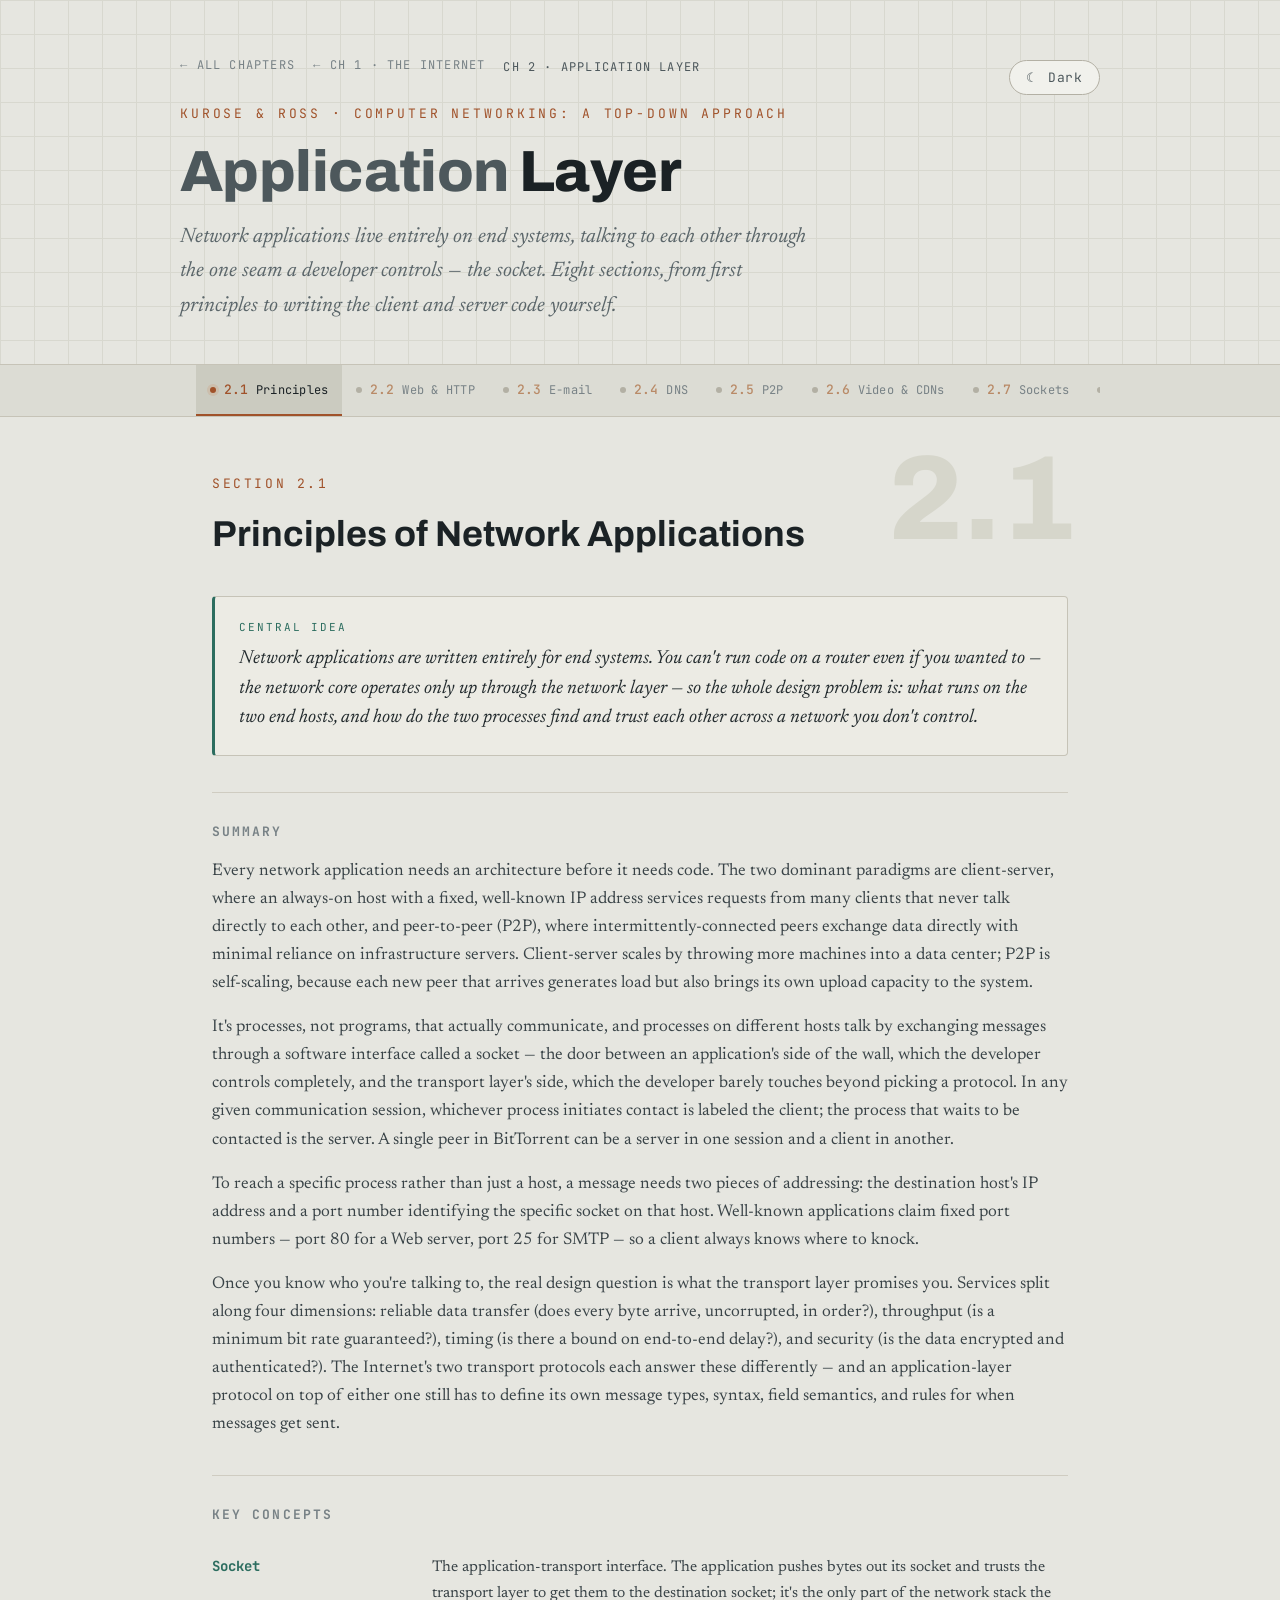
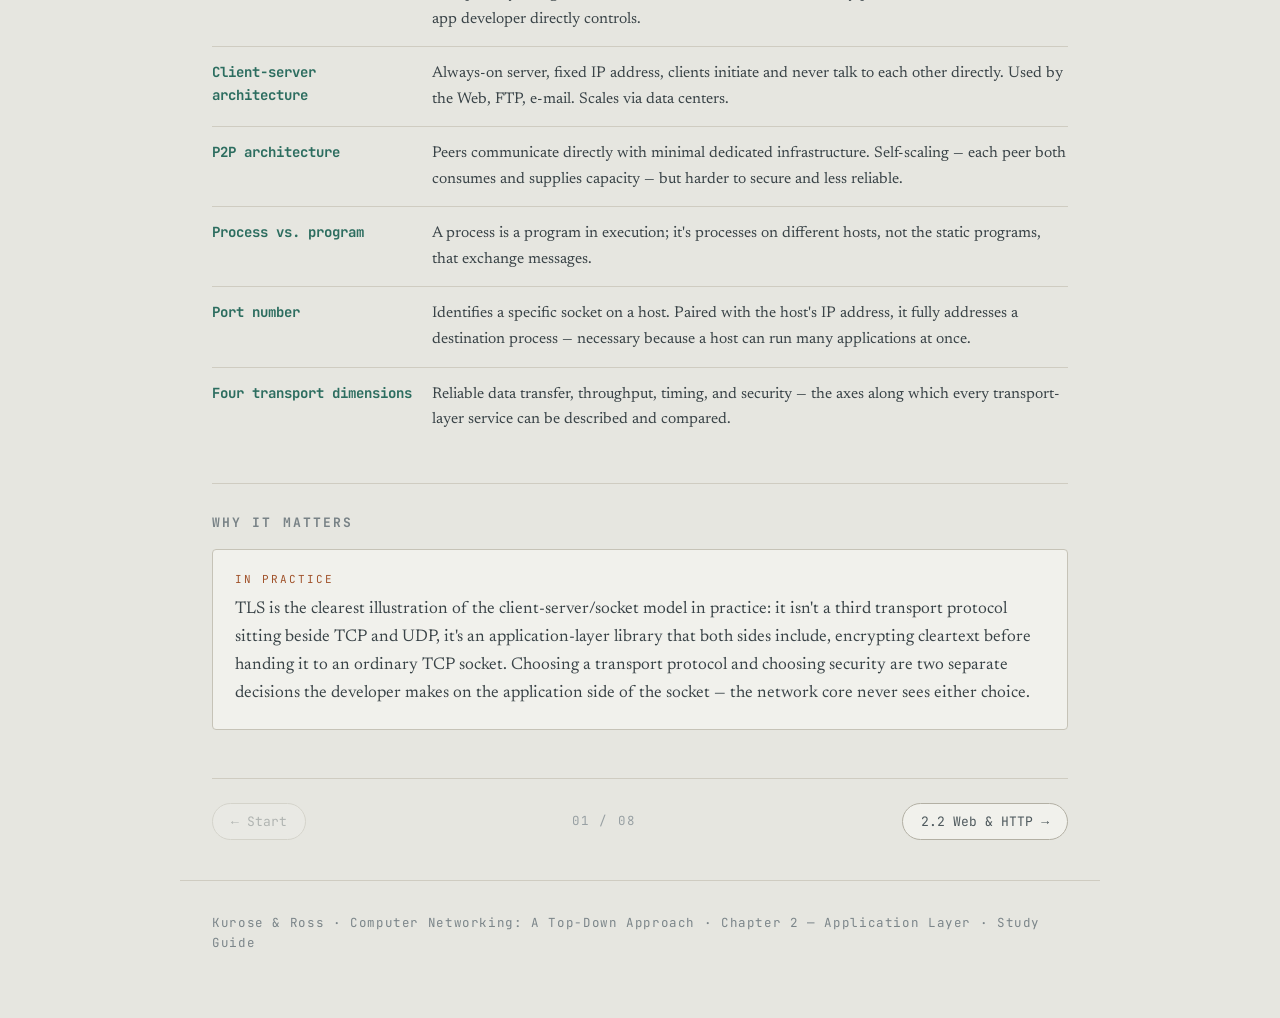
<file: ch2/index.html>
<!DOCTYPE html>
<html lang="en" data-theme="dark">
<head>
<meta charset="utf-8">
<meta name="viewport" content="width=device-width, initial-scale=1">
<title>Chapter 2 · Application Layer — Study Guide</title>
<meta name="description" content="An interactive study guide to Chapter 2 of Kurose &amp; Ross, Computer Networking: A Top-Down Approach. Eight sections covering network application principles, HTTP, e-mail, DNS, P2P file distribution, video streaming and CDNs, and socket programming.">
<meta name="color-scheme" content="dark light">
<meta name="theme-color" content="#101619" media="(prefers-color-scheme: dark)">
<meta name="theme-color" content="#e6e6e0" media="(prefers-color-scheme: light)">
<link rel="icon" href="data:image/svg+xml,%3Csvg xmlns='http://www.w3.org/2000/svg' viewBox='0 0 64 64'%3E%3Crect width='64' height='64' rx='10' fill='%23101619'/%3E%3Ccircle cx='14' cy='32' r='5' fill='%23cd7f4d'/%3E%3Ccircle cx='32' cy='32' r='5' fill='%235fae9d'/%3E%3Ccircle cx='50' cy='32' r='5' fill='%23cd7f4d'/%3E%3Cline x1='19' y1='32' x2='27' y2='32' stroke='%232d3d45' stroke-width='3'/%3E%3Cline x1='37' y1='32' x2='45' y2='32' stroke='%232d3d45' stroke-width='3'/%3E%3C/svg%3E">

<!-- Social preview. URLs are absolute because scrapers require it; update them
     if the site ever moves to a different Pages URL or a custom domain. -->
<meta property="og:type" content="article">
<meta property="og:title" content="Application Layer — Chapter 2 Study Guide">
<meta property="og:description" content="Network application principles, HTTP, e-mail, DNS, P2P file distribution, video streaming and CDNs, and socket programming.">
<meta property="og:url" content="https://juan-gar.github.io/computer-networking-book/ch2/">
<meta property="og:image" content="https://juan-gar.github.io/computer-networking-book/ch2/og-image.png">
<meta property="og:image:width" content="1200">
<meta property="og:image:height" content="630">
<meta name="twitter:card" content="summary_large_image">
<meta name="twitter:title" content="Application Layer — Chapter 2 Study Guide">
<meta name="twitter:description" content="Network application principles, HTTP, e-mail, DNS, P2P file distribution, video streaming and CDNs, and socket programming.">
<meta name="twitter:image" content="https://juan-gar.github.io/computer-networking-book/ch2/og-image.png">

<link rel="stylesheet" href="../fonts/fonts.css">
<style>
:root{
  --bg:#101619;
  --bg-nav:#151d21;
  --bg-nav-hover:#1a252a;
  --bg-nav-active:#1e2b31;
  --bg-card:#161f24;
  --bg-thesis:#18232a;
  --bg-code:#0c1114;
  --border-strong:#2d3d45;
  --border-main:#223038;
  --border-soft:#1b262c;
  --border-divider:#1e2a30;
  --copper:#cd7f4d;
  --copper-dim:#8a5836;
  --verdigris:#5fae9d;
  --text-primary:#e9eff1;
  --text-body:#b2bfc4;
  --text-thesis:#dbe4e7;
  --text-muted:#8b9aa0;
  --text-dim:#6b797f;
  --text-dimmer:#4e5a5f;
  --text-nav:#93a2a8;
  --text-footer:#5c696e;
  --ghost-title:#93a2a8;
  --ghost-numeral:#16201f;
  --grid-line:#1a252b;
}
[data-theme="light"]{
  --bg:#e6e6e0;
  --bg-nav:#dcdcd4;
  --bg-nav-hover:#d3d3ca;
  --bg-nav-active:#cbcbc0;
  --bg-card:#f1f1ec;
  --bg-thesis:#ecebe4;
  --bg-code:#e0e0d8;
  --border-strong:#b3b0a4;
  --border-main:#c6c3b7;
  --border-soft:#d4d1c6;
  --border-divider:#cfccc1;
  --copper:#a0522a;
  --copper-dim:#b98a67;
  --verdigris:#2c6d5f;
  --text-primary:#1b2225;
  --text-body:#394347;
  --text-thesis:#232b2e;
  --text-muted:#5b666a;
  --text-dim:#788286;
  --text-dimmer:#98a0a3;
  --text-nav:#4d585c;
  --text-footer:#7b8589;
  --ghost-title:#4d585c;
  --ghost-numeral:#d6d6cb;
  --grid-line:#d8d8cf;
}

*{box-sizing:border-box;}
html{-webkit-text-size-adjust:100%;}
body{
  margin:0;
  background:var(--bg);
  color:var(--text-body);
  font-family:"Newsreader",serif;
  font-size:17px;
  line-height:1.65;
  transition:background .2s ease, color .2s ease;
}
::selection{background:var(--copper); color:#101010;}
a{color:var(--verdigris);}
code, .mono{font-family:"JetBrains Mono", monospace;}

/* ---------- masthead ---------- */
.masthead{
  position:relative;
  padding:56px 32px 40px;
  background-image:
    linear-gradient(var(--grid-line) 1px, transparent 1px),
    linear-gradient(90deg, var(--grid-line) 1px, transparent 1px);
  background-size:34px 34px;
  border-bottom:1px solid var(--border-main);
  overflow:hidden;
}
.masthead-inner{max-width:920px; margin:0 auto; position:relative;}
.eyebrow{
  font-family:"JetBrains Mono", monospace;
  font-size:13px;
  letter-spacing:.22em;
  color:var(--copper);
  text-transform:uppercase;
  margin:0 0 18px;
}
.masthead h1{
  font-family:"Archivo", sans-serif;
  font-weight:800;
  font-size:clamp(34px, 6vw, 58px);
  line-height:1.04;
  color:var(--ghost-title);
  margin:0 0 4px;
  letter-spacing:-.01em;
}
.masthead h1 span{color:var(--text-primary);}
.masthead .tagline{
  font-family:"Newsreader", serif;
  font-style:italic;
  font-weight:400;
  font-size:clamp(17px, 2.4vw, 21px);
  color:var(--text-muted);
  max-width:640px;
  margin:18px 0 0;
}
.theme-toggle{
  position:absolute; top:4px; right:0;
  font-family:"JetBrains Mono", monospace;
  font-size:13px;
  letter-spacing:.06em;
  background:var(--bg-card);
  color:var(--text-nav);
  border:1px solid var(--border-strong);
  border-radius:20px;
  padding:8px 16px;
  cursor:pointer;
  transition:background .15s ease, color .15s ease, border-color .15s ease;
}
.theme-toggle:hover{background:var(--bg-nav-hover); color:var(--text-primary);}
.theme-toggle:focus-visible, button:focus-visible, .hop:focus-visible{
  outline:2px solid var(--verdigris); outline-offset:2px;
}

/* ---------- chapter switcher ---------- */
.chapter-switch{
  display:flex; flex-wrap:wrap; align-items:center; gap:6px 18px;
  margin:0 0 24px; padding-right:130px; /* clear the absolutely-placed toggle */
  font-family:"JetBrains Mono", monospace;
  font-size:12px; letter-spacing:.1em; text-transform:uppercase;
}
.chapter-switch a{
  color:var(--text-dim); text-decoration:none;
  border-bottom:1px solid transparent; padding-bottom:2px;
  transition:color .15s ease, border-color .15s ease;
}
.chapter-switch a:hover{color:var(--verdigris); border-bottom-color:var(--verdigris);}
.chapter-switch .current{color:var(--text-nav);}

/* ---------- hop rail ---------- */
.rail-wrap{
  position:sticky; top:0; z-index:20;
  background:var(--bg-nav);
  border-bottom:1px solid var(--border-main);
  backdrop-filter:blur(6px);
}
.rail{
  max-width:920px; margin:0 auto;
  display:flex; overflow-x:auto;
  padding:0 16px;
  scrollbar-width:thin;
}
.rail::-webkit-scrollbar{height:4px;}
.rail::-webkit-scrollbar-thumb{background:var(--border-strong);}
.hop{
  flex:0 0 auto;
  display:flex; align-items:center; gap:8px;
  background:none; border:none; cursor:pointer;
  padding:16px 14px;
  font-family:"JetBrains Mono", monospace;
  color:var(--text-nav);
  border-bottom:2px solid transparent;
  white-space:nowrap;
  transition:background .12s ease, color .12s ease, border-color .12s ease;
}
.hop:hover{background:var(--bg-nav-hover); color:var(--text-primary);}
.hop .dot{
  width:6px; height:6px; border-radius:50%;
  background:var(--border-strong);
  transition:background .15s ease, box-shadow .15s ease;
}
.hop .num{font-size:13px; font-weight:500; color:var(--copper-dim);}
.hop .lbl{font-size:12px; letter-spacing:.02em; color:var(--text-dim); display:none;}
.hop.active{border-bottom-color:var(--copper); background:var(--bg-nav-active); color:var(--text-primary);}
.hop.active .dot{background:var(--copper); box-shadow:0 0 0 3px rgba(205,127,77,.18);}
.hop.active .num{color:var(--copper);}
.hop.active .lbl{color:var(--text-primary);}
@media(min-width:720px){ .hop .lbl{display:inline;} }

/* ---------- panels ---------- */
main{max-width:920px; margin:0 auto; padding:0 32px;}
.panel{display:none; padding:56px 0 40px; animation:fade .25s ease;}
.panel.active{display:block;}
@keyframes fade{from{opacity:0; transform:translateY(6px);} to{opacity:1; transform:translateY(0);}}

.sec-head{position:relative; margin-bottom:32px;}
.sec-numeral{
  position:absolute; top:-34px; right:-8px;
  font-family:"Archivo", sans-serif;
  font-weight:800;
  font-size:120px;
  line-height:1;
  color:var(--ghost-numeral);
  user-select:none; z-index:0;
  pointer-events:none;
}
.sec-label{
  font-family:"JetBrains Mono", monospace;
  font-size:13px; letter-spacing:.2em;
  text-transform:uppercase;
  color:var(--copper);
  margin:0 0 10px; position:relative; z-index:1;
}
.sec-title{
  font-family:"Archivo", sans-serif;
  font-weight:700;
  font-size:clamp(26px, 4vw, 36px);
  color:var(--text-primary);
  margin:0; position:relative; z-index:1;
  max-width:80%;
}

.idea{
  position:relative;
  background:var(--bg-thesis);
  border:1px solid var(--border-main);
  border-left:3px solid var(--verdigris);
  border-radius:4px;
  padding:22px 24px;
  font-family:"Newsreader", serif;
  font-style:italic;
  font-size:19px;
  line-height:1.55;
  color:var(--text-thesis);
  margin-bottom:36px;
}
.idea-tag{
  display:block;
  font-family:"JetBrains Mono", monospace;
  font-style:normal;
  font-size:11px; letter-spacing:.18em;
  text-transform:uppercase;
  color:var(--verdigris);
  margin-bottom:8px;
}

h3.block{
  font-family:"JetBrains Mono", monospace;
  font-size:13px; letter-spacing:.16em;
  text-transform:uppercase;
  color:var(--text-dim);
  border-top:1px solid var(--border-divider);
  padding-top:28px;
  margin:36px 0 16px;
}
.panel > h3.block:first-of-type{margin-top:0;}

.summary p{margin:0 0 16px; color:var(--text-body);}
.summary p:last-child{margin-bottom:0;}

.formulas{display:flex; flex-direction:column; gap:10px;}
.formula{
  display:flex; align-items:baseline; gap:18px; flex-wrap:wrap;
  background:var(--bg-code);
  border:1px solid var(--border-soft);
  border-radius:4px;
  padding:14px 18px;
}
.formula code{
  color:var(--copper);
  font-size:15px;
  font-weight:700;
  white-space:nowrap;
}
.formula span{color:var(--text-muted); font-size:14.5px; font-family:"Newsreader", serif; font-style:italic;}

ul.concepts{list-style:none; margin:0; padding:0; display:flex; flex-direction:column;}
ul.concepts li{
  display:grid; grid-template-columns:200px 1fr; gap:20px;
  padding:14px 0;
  border-bottom:1px solid var(--border-divider);
}
ul.concepts li:last-child{border-bottom:none;}
.term{font-family:"JetBrains Mono", monospace; font-size:14px; font-weight:700; color:var(--verdigris);}
.def{color:var(--text-body); font-size:15.5px;}
@media(max-width:560px){
  ul.concepts li{grid-template-columns:1fr;}
}

ul.roadmap{list-style:none; margin:0; padding:0;}
ul.roadmap li{
  display:grid; grid-template-columns:110px 1fr; gap:18px;
  padding:12px 0;
  border-bottom:1px solid var(--border-divider);
  align-items:baseline;
}
ul.roadmap li:last-child{border-bottom:none;}
.roadmap .ch{font-family:"JetBrains Mono", monospace; font-size:13px; color:var(--copper-dim); font-weight:700;}
.roadmap .t{color:var(--text-primary); font-weight:600; font-family:"Archivo", sans-serif; font-size:14.5px;}
.roadmap .d{color:var(--text-dim); font-size:14px; font-family:"JetBrains Mono", monospace;}
@media(max-width:560px){
  ul.roadmap li{grid-template-columns:1fr;}
}

.practice{
  background:var(--bg-card);
  border:1px solid var(--border-main);
  border-radius:4px;
  padding:20px 22px;
}
.p-tag{
  display:block;
  font-family:"JetBrains Mono", monospace;
  font-size:11px; letter-spacing:.18em;
  text-transform:uppercase;
  color:var(--copper);
  margin-bottom:8px;
}
.practice p{margin:0; color:var(--text-body);}

.pager{
  display:flex; align-items:center; justify-content:space-between;
  margin-top:48px; padding-top:24px;
  border-top:1px solid var(--border-divider);
}
.pager button{
  font-family:"JetBrains Mono", monospace;
  font-size:13px;
  background:var(--bg-card);
  color:var(--text-nav);
  border:1px solid var(--border-strong);
  border-radius:20px;
  padding:9px 18px;
  cursor:pointer;
  transition:background .15s ease, color .15s ease;
}
.pager button:hover:not(:disabled){background:var(--bg-nav-hover); color:var(--text-primary);}
.pager button:disabled{opacity:.35; cursor:default;}
.pager .pos{font-family:"JetBrains Mono", monospace; font-size:12.5px; color:var(--text-dimmer); letter-spacing:.1em;}

footer{
  max-width:920px; margin:0 auto;
  padding:32px 32px 64px;
  font-family:"JetBrains Mono", monospace;
  font-size:12.5px; letter-spacing:.05em;
  color:var(--text-footer);
  border-top:1px solid var(--border-divider);
}

@media(prefers-reduced-motion:reduce){
  .panel{animation:none;}
  *{transition:none !important;}
}
</style>
</head>
<script>
// Applied before first paint so a stored light theme does not flash dark.
(function(){
  try{
    var t = localStorage.getItem("cn-theme");
    if(!t) t = (window.matchMedia && window.matchMedia("(prefers-color-scheme: light)").matches) ? "light" : "dark";
    document.documentElement.setAttribute("data-theme", t);
  }catch(e){}
})();
</script>
<body>

<header class="masthead">
  <div class="masthead-inner">
    <nav class="chapter-switch" aria-label="Chapters">
      <a href="../">← All chapters</a>
      <a href="../ch1/">← Ch 1 · The Internet</a>
      <span class="current" aria-current="page">Ch 2 · Application Layer</span>
    </nav>
    <p class="eyebrow">Kurose &amp; Ross · Computer Networking: A Top-Down Approach</p>
    <h1>Application <span>Layer</span></h1>
    <p class="tagline">Network applications live entirely on end systems, talking to each other through the one seam a developer controls — the socket. Eight sections, from first principles to writing the client and server code yourself.</p>
    <button class="theme-toggle" id="themeBtn" type="button" aria-pressed="false">☀ Light</button>
  </div>
</header>

<div class="rail-wrap">
  <nav class="rail" id="rail" aria-label="Section navigation"></nav>
</div>

<main id="panels"></main>

<footer>Kurose &amp; Ross · Computer Networking: A Top-Down Approach · Chapter 2 — Application Layer · Study Guide</footer>

<script>
const sections = [
{
  hop:"2.1", short:"Principles",
  label:"Section 2.1", title:"Principles of Network Applications",
  idea:"Network applications are written entirely for end systems. You can't run code on a router even if you wanted to — the network core operates only up through the network layer — so the whole design problem is: what runs on the two end hosts, and how do the two processes find and trust each other across a network you don't control.",
  summary:[
    "Every network application needs an architecture before it needs code. The two dominant paradigms are client-server, where an always-on host with a fixed, well-known IP address services requests from many clients that never talk directly to each other, and peer-to-peer (P2P), where intermittently-connected peers exchange data directly with minimal reliance on infrastructure servers. Client-server scales by throwing more machines into a data center; P2P is self-scaling, because each new peer that arrives generates load but also brings its own upload capacity to the system.",
    "It's processes, not programs, that actually communicate, and processes on different hosts talk by exchanging messages through a software interface called a socket — the door between an application's side of the wall, which the developer controls completely, and the transport layer's side, which the developer barely touches beyond picking a protocol. In any given communication session, whichever process initiates contact is labeled the client; the process that waits to be contacted is the server. A single peer in BitTorrent can be a server in one session and a client in another.",
    "To reach a specific process rather than just a host, a message needs two pieces of addressing: the destination host's IP address and a port number identifying the specific socket on that host. Well-known applications claim fixed port numbers — port 80 for a Web server, port 25 for SMTP — so a client always knows where to knock.",
    "Once you know who you're talking to, the real design question is what the transport layer promises you. Services split along four dimensions: reliable data transfer (does every byte arrive, uncorrupted, in order?), throughput (is a minimum bit rate guaranteed?), timing (is there a bound on end-to-end delay?), and security (is the data encrypted and authenticated?). The Internet's two transport protocols each answer these differently — and an application-layer protocol on top of either one still has to define its own message types, syntax, field semantics, and rules for when messages get sent."
  ],
  concepts:[
    {t:"Socket", d:"The application-transport interface. The application pushes bytes out its socket and trusts the transport layer to get them to the destination socket; it's the only part of the network stack the app developer directly controls."},
    {t:"Client-server architecture", d:"Always-on server, fixed IP address, clients initiate and never talk to each other directly. Used by the Web, FTP, e-mail. Scales via data centers."},
    {t:"P2P architecture", d:"Peers communicate directly with minimal dedicated infrastructure. Self-scaling — each peer both consumes and supplies capacity — but harder to secure and less reliable."},
    {t:"Process vs. program", d:"A process is a program in execution; it's processes on different hosts, not the static programs, that exchange messages."},
    {t:"Port number", d:"Identifies a specific socket on a host. Paired with the host's IP address, it fully addresses a destination process — necessary because a host can run many applications at once."},
    {t:"Four transport dimensions", d:"Reliable data transfer, throughput, timing, and security — the axes along which every transport-layer service can be described and compared."}
  ],
  practice:"TLS is the clearest illustration of the client-server/socket model in practice: it isn't a third transport protocol sitting beside TCP and UDP, it's an application-layer library that both sides include, encrypting cleartext before handing it to an ordinary TCP socket. Choosing a transport protocol and choosing security are two separate decisions the developer makes on the application side of the socket — the network core never sees either choice."
},
{
  hop:"2.2", short:"Web & HTTP",
  label:"Section 2.2", title:"The Web and HTTP",
  idea:"HTTP is deliberately stateless — the server forgets a client the instant it's served it — which makes the protocol simple and the server scalable, but pushes every problem statelessness creates (sessions, caching freshness, one-connection-per-object overhead) back onto cookies, conditional GETs, and persistent connections.",
  summary:[
    "A Web page is a base HTML file plus a set of objects — images, scripts, style sheets — each addressable by its own URL. HTTP runs over TCP, so before any bytes move, the client opens a TCP connection to the server, typically on port 80. The server keeps no memory of which objects it has already sent to which client; ask for the same object twice and it sends it twice. That's what stateless means.",
    "The connection strategy matters enormously. Non-persistent connections open and close a fresh TCP connection for every single object — two RTTs of overhead each (one for the handshake, one for the request/response) before a single byte of that object's transmission time even counts. HTTP/1.1's default, persistent connections, reuses one TCP connection for an entire page's worth of objects and, with pipelining, lets the client fire off back-to-back requests without waiting for each reply — turning an 11-connection page load into essentially one round trip of setup cost.",
    "Every HTTP message is human-readable ASCII with a strict shape: a request line (method, URL, version) or status line (version, status code, phrase), followed by header lines, a blank line, and — for POST responses and replies — an entity body. GET is used for nearly everything; POST carries form data in the body; HEAD returns headers without the object, handy for debugging; PUT and DELETE upload and remove objects. Status codes like 200 OK, 301 Moved Permanently, 404 Not Found, and 505 HTTP Version Not Supported tell the client what happened.",
    "Cookies bolt a session layer onto a stateless protocol: a Set-cookie header from the server becomes a Cookie header the browser echoes on every subsequent request to that site, letting Amazon track a shopping cart without ever learning your name until you tell it. Web caches (proxy servers) sit between browser and origin server, serving cached copies directly and dramatically cutting both response time and access-link congestion; the conditional GET (If-Modified-Since) lets a cache confirm a cached object is still fresh with a 304 Not Modified instead of re-downloading it. HTTP/2 attacks a different problem — head-of-line blocking on a single TCP connection — by breaking every message into small binary frames and interleaving them, so one large video object no longer stalls nine small ones behind it."
  ],
  formulas:[
    {e:"RTT + RTT + transmission time", n:"non-persistent connection: handshake RTT, then request/response RTT, then the object itself"},
    {e:"Δ / (1 − Δb)", n:"average access-link delay, where Δ is per-object transmission time and b the object arrival rate — blows up as traffic intensity Δb approaches 1"}
  ],
  concepts:[
    {t:"Stateless protocol", d:"HTTP servers retain no information about past requests. Simplifies the server enormously; sessions have to be layered on top with cookies."},
    {t:"Non-persistent vs. persistent", d:"One TCP connection per object (2 RTT overhead each) versus one connection for a whole page or more, with pipelining allowing back-to-back requests."},
    {t:"Cookie", d:"Four parts: a Set-cookie response header, a Cookie request header, a client-side cookie file, and a server-side back-end database keyed by a unique ID."},
    {t:"Conditional GET", d:"A GET with If-Modified-Since. Server replies 304 Not Modified with an empty body if the cached copy is still current — saves bandwidth and delay."},
    {t:"Web cache / proxy server", d:"Intercepts requests on behalf of an origin server; acts as server to the client and client to the origin. Cuts both response time and upstream link traffic."},
    {t:"HOL blocking / HTTP-2 framing", d:"On one TCP connection, a large object can stall smaller ones behind it. HTTP/2 interleaves binary frames from concurrent responses to avoid this."}
  ],
  practice:"The book's own numbers make the case for caching concrete: an access link running at traffic intensity 1.0 has effectively unbounded delay, but installing a cache with just a 0.4 hit rate — objects served almost instantly from the LAN — drops the link's traffic intensity to 0.6 and the average response time from minutes to about 1.2 seconds, without touching the access link's bandwidth at all."
},
{
  hop:"2.3", short:"E-mail",
  label:"Section 2.3", title:"Electronic Mail in the Internet",
  idea:"E-mail is a push protocol talking to a pull protocol: SMTP shoves a message from Alice's mail server to Bob's, entirely automatically and without Bob's host needing to be online, and only later does Bob's own pull — over HTTP or IMAP — bring the message down to a device he actually controls.",
  summary:[
    "Three pieces make up Internet mail: user agents (Outlook, Gmail) for composing and reading, mail servers that hold mailboxes and run both sides of SMTP, and SMTP itself, which does the actual server-to-server transfer over a reliable TCP connection. Alice's message goes user agent → her mail server's outgoing queue → a direct TCP connection to Bob's mail server → Bob's mailbox — never through an intermediate relay, even if the two servers are on opposite sides of the planet.",
    "SMTP is older than HTTP and shows it: message bodies are restricted to 7-bit ASCII, a limitation from an era before anyone e-mailed video, forcing multimedia attachments to be encoded before transport and decoded after. The protocol itself is a short, human-readable handshake — HELO, MAIL FROM, RCPT TO, DATA, a lone period on its own line to mark the end of the message, then QUIT — and, like HTTP/1.1, SMTP defaults to persistent connections when a server has several messages queued for the same destination.",
    "The mail message itself carries its own header, separate from the SMTP commands used to deliver it — From:, To:, and an optional Subject: line, followed by a blank line and then the body. It's easy to conflate SMTP's MAIL FROM: command with the message's From: header, but they're independent: SMTP's commands are handshake protocol, the header lines are protocol-defined metadata sent as part of the message content.",
    "Because a recipient's device can't reasonably stay online around the clock waiting for mail, the recipient's mail server holds messages until pulled. Web-based mail and phone apps pull over HTTP; traditional mail clients like Outlook pull with IMAP — both let a user organize mail into folders that live on the server, not the device."
  ],
  concepts:[
    {t:"User agent", d:"The mail client — Outlook, Apple Mail, Gmail — used to compose, read, forward, and organize messages."},
    {t:"SMTP (push protocol)", d:"Transfers mail server-to-server over TCP. The client side runs on the sender's mail server, the server side on the recipient's."},
    {t:"Message queue & retry", d:"If a destination server is unreachable, the sending server holds the message and retries roughly every 30 minutes before giving up and notifying the sender."},
    {t:"Mail header vs. SMTP commands", d:"From:/To:/Subject: are part of the message content (RFC 5322); HELO/MAIL FROM/RCPT TO are the separate delivery handshake (RFC 5321)."},
    {t:"IMAP / HTTP mail access", d:"Pull protocols the recipient's own user agent uses to retrieve mail already deposited on the mail server by SMTP."}
  ],
  practice:"The two-step relay — user agent to sender's own server, then that server to the recipient's — exists specifically so a temporarily unreachable destination doesn't strand the message on Alice's device. If Alice's own server can't reach Bob's, her server keeps retrying on her behalf; if Alice's server itself is down, that's when she has recourse to complain to her system administrator, as the book puts it."
},
{
  hop:"2.4", short:"DNS",
  label:"Section 2.4", title:"DNS — The Internet's Directory Service",
  idea:"DNS looks like core network infrastructure — nothing works without it — but it's implemented exactly like any other application: client-server queries over UDP port 53, at the edge of the network, which is precisely why a botnet-driven DDoS against it can take down half the Web without ever touching a router.",
  summary:[
    "People want mnemonic hostnames; routers want fixed-length, hierarchical IP addresses. DNS reconciles the two — it's simultaneously a distributed database spread across a hierarchy of servers and an application-layer protocol for querying that database. Beyond simple hostname-to-address translation, DNS also does host aliasing (a canonical name behind a friendlier one), mail server aliasing via MX records, and load distribution by rotating the order of multiple IP addresses returned for one replicated hostname.",
    "A single centralized DNS server would be a single point of failure, would have to absorb every query on Earth, would sit far from most of its clients, and would need constant updating — so DNS is distributed across three tiers: root servers (13 logical servers, over 1000 physical instances) that point to top-level-domain servers, TLD servers (one cluster per .com, .edu, .org, and so on) that point to authoritative servers, and authoritative servers that hold the actual records for a specific organization's hosts. A local DNS server, provided by your ISP, sits outside this hierarchy as a proxy, forwarding your queries into it and caching what comes back.",
    "Resolving gaia.cs.umass.edu from an NYU host walks that hierarchy: local server → root (learns the .edu TLD server) → TLD (learns UMass's authoritative server) → authoritative server (returns the IP address) — eight messages for one lookup, in the worst case. Caching is what keeps this tractable: once a local server has resolved a name, it serves later requests for it immediately, and TTLs (typically around two days) govern when that cached entry expires. In practice, caching lets root servers be bypassed for all but a tiny fraction of all queries.",
    "The database itself is made of resource records — (Name, Value, Type, TTL) four-tuples. Type A maps a hostname to an address; NS points to an authoritative server for a domain; CNAME gives the canonical name behind an alias; MX gives the canonical name of a mail server. Because DNS is so foundational, it's also a favored DDoS target — the 2016 Dyn attack, launched from roughly 100,000 Mirai-infected IoT devices, knocked Twitter, Netflix, and Spotify offline for most of a day by flooding TLD-level infrastructure that's much harder to filter than the well-protected root servers."
  ],
  concepts:[
    {t:"Root / TLD / authoritative servers", d:"Three tiers of the DNS hierarchy. Root points to TLD servers (.com, .edu…); TLD points to a domain's authoritative server; authoritative servers hold the actual A/MX/etc. records."},
    {t:"Local DNS server", d:"Your ISP's default name server. Not part of the hierarchy itself — acts as a caching proxy between your host and the hierarchy."},
    {t:"Recursive vs. iterative query", d:"Recursive: the server you queried resolves the name on your behalf. Iterative: it hands you the next server to ask yourself. Client-to-local is typically recursive; the rest of the chain is typically iterative."},
    {t:"Resource record types", d:"A (hostname→IP), NS (domain→authoritative server), CNAME (alias→canonical name), MX (alias→canonical mail server name)."},
    {t:"DNS caching & TTL", d:"Any server can cache any reply it sees. TTL governs eviction — commonly around two days — and is why root servers see only a sliver of total DNS traffic."},
    {t:"DNSSEC", d:"Secured DNS extension defending against cache-poisoning and man-in-the-middle attacks that trick a resolver into accepting bogus records."}
  ],
  practice:"A registrar is the practical, human-facing side of all this: registering networkutopia.com means the registrar inserts an NS record and a matching A record for your authoritative server into the .com TLD servers — the two-record act that makes the rest of the Internet able to find your site at all."
},
{
  hop:"2.5", short:"P2P",
  label:"Section 2.5", title:"Peer-to-Peer File Distribution",
  idea:"In client-server distribution the server's upload link is a hard ceiling that gets worse as more peers join; in P2P distribution every downloading peer also uploads, so total system capacity grows with demand instead of against it — which is the whole reason BitTorrent can outrun a single server without any data center behind it.",
  summary:[
    "Model file distribution with a server upload rate us, N peers each with upload rate ui and download rate di, and a file of size F. Under client-server distribution, the server alone must push out a full copy to every peer, so distribution time is bounded below by NF/us — growing linearly, without bound, as N grows. A thousand-fold increase in peers means a thousand-fold increase in distribution time.",
    "Under P2P distribution, peers redistribute chunks to each other as they receive them, so the effective upload capacity of the whole system is us plus the sum of every peer's own ui. Distribution time is bounded below by the largest of three quantities — F/us (the server must inject every bit at least once), F/dmin (the slowest downloader still needs the whole file), and NF/(us + Σui) (the system-wide capacity constraint) — and unlike client-server, this bound stays flat as N grows, because each new peer brings its own upload capacity along with its demand. That's self-scalability.",
    "BitTorrent is the P2P protocol that puts this into practice. A torrent is the set of peers sharing a file, tracked by a tracker that hands a new peer a random subset of the swarm to connect to. Peers trade fixed-size chunks, using rarest first to prioritize requesting whichever chunks are least replicated among their neighbors — spreading scarce chunks through the swarm fastest, exactly when they're most valuable.",
    "Which neighbors get served is governed by tit-for-tat: every peer measures who's currently feeding it data fastest, reciprocates to its top four (unchoked) neighbors, and every 30 seconds also optimistically unchokes one random neighbor — giving new arrivals with nothing to trade a way in, and letting better-matched trading pairs discover each other over time. The same self-scalability principle shows up more generally in distributed hash tables (DHTs), a simple database whose records are spread across the peers themselves."
  ],
  formulas:[
    {e:"D_cs = max( NF/u_s, F/d_min )", n:"client-server: grows linearly with N — the server's upload link alone must serve every peer"},
    {e:"D_p2p = max( F/u_s, F/d_min, NF/(u_s + Σu_i) )", n:"P2P: bounded by total system upload capacity, which grows as peers join — self-scaling"}
  ],
  concepts:[
    {t:"Self-scalability", d:"Each peer adds both demand (it wants the file) and supply (it can upload chunks to others), so P2P capacity grows roughly in step with load."},
    {t:"Torrent / tracker", d:"A torrent is the swarm sharing one file; the tracker is the infrastructure node that introduces new peers to a random subset of the swarm."},
    {t:"Rarest first", d:"Request the least-replicated chunks among your neighbors first, so scarce chunks spread through the swarm fastest."},
    {t:"Tit-for-tat / (un)choking", d:"Reciprocate with the four neighbors currently sending you data fastest (unchoked); everyone else is choked and gets nothing."},
    {t:"Optimistic unchoke", d:"Every 30 seconds, one random neighbor is served regardless of trade history — lets new peers and better matches get discovered."},
    {t:"Distributed hash table (DHT)", d:"A simple key-value database with records spread across peers rather than held centrally — another self-scaling P2P pattern."}
  ],
  practice:"Tit-for-tat is also BitTorrent's defense against free-riding: a peer that never uploads never becomes anyone's top-four choice and gets served only through the occasional optimistic unchoke. The book is blunt about the stakes — without something like this incentive scheme, BitTorrent's swarms would likely have collapsed into mostly free-riders and the ecosystem wouldn't exist at its current scale."
},
{
  hop:"2.6", short:"Video & CDNs",
  label:"Section 2.6", title:"Video Streaming and Content Distribution Networks",
  idea:"Streaming video is ordinary HTTP GET at heart — a file fetched in chunks — but a single origin server can't push multi-Mbps streams to millions of concurrent viewers worldwide, so the real engineering is adaptive bitrate chunking (DASH) paired with getting a copy of the content physically close to every viewer (a CDN).",
  summary:[
    "Video is compressible, and that compressibility is the whole ballgame: the same content can be encoded at 300 Kbps or 4+ Mbps, trading quality for bit rate, and the single most important performance metric for streaming is average end-to-end throughput — the network has to sustain at least the compressed bit rate or playback stalls.",
    "Plain HTTP streaming just serves the video file as-is; every client gets the same encoding regardless of its actual available bandwidth. DASH (Dynamic Adaptive Streaming over HTTP) fixes this by encoding several versions of the same video at different bit rates, publishing a manifest file listing a URL per version, and letting the client request one small chunk at a time — measuring its own recently received throughput and picking a higher- or lower-bitrate chunk for the next request accordingly. All of the adaptation logic lives on the client; the server just serves whichever chunk it's asked for.",
    "A single data center serving all this content directly has three problems: distant clients cross many links and ISPs, any one of which can bottleneck the stream; popular content gets sent redundantly over the same links again and again, wasting bandwidth the provider pays for; and the data center itself is a single point of failure. CDNs solve this by replicating content across many geographically distributed clusters and directing each request to a good one — enter-deep placement (Akamai's approach) pushes clusters deep into access ISPs for minimum latency at the cost of managing thousands of small sites; bring-home placement (Limelight's approach) builds fewer, larger clusters at Internet Exchange Points, trading a bit of latency for simpler operations.",
    "Most CDNs intercept and redirect requests through DNS: a content provider's authoritative server hands off a query to the CDN's own DNS infrastructure, which resolves it to whichever cluster the CDN judges best for that client at that moment, typically balancing geographic or network proximity against real-time load. Netflix and YouTube take different approaches even though both use private CDNs — Netflix pushes its whole catalog to CDN servers during off-peak hours and tells clients which server to use directly from the Amazon-cloud-hosted control plane, skipping DNS redirect entirely, while YouTube uses pull caching and DNS redirect much like a third-party CDN would, generally steering clients to the cluster with the lowest measured RTT."
  ],
  concepts:[
    {t:"DASH", d:"Dynamic Adaptive Streaming over HTTP — multiple bitrate versions, one manifest file, client-driven chunk-by-chunk quality selection based on measured throughput."},
    {t:"Manifest file", d:"Lists the URL and bit rate for every available version of a video; the client's rate-determination algorithm consults it before each chunk request."},
    {t:"CDN placement: enter-deep vs. bring-home", d:"Enter-deep pushes many small clusters into access ISPs (Akamai); bring-home builds fewer, larger clusters at IXPs (Limelight) — a latency/complexity tradeoff."},
    {t:"Pull vs. push caching", d:"Pull: a cluster fetches and stores content on first request, like a Web cache (YouTube). Push: content is proactively distributed to clusters ahead of demand, often off-peak (Netflix)."},
    {t:"Cluster selection strategy", d:"How a CDN picks which server cluster answers a given request — geographic proximity, measured RTT, or real-time load balancing."},
  ],
  practice:"Netflix and YouTube make an instructive contrast precisely because they solve the same problem differently: Netflix's private CDN is video-only, so it can skip DNS redirect and push content off-peak; YouTube's serves far more heterogeneous content within Google's broader infrastructure (the same one that also serves Search and Gmail from separate mega data centers and enter-deep clusters), so pull caching and DNS-based redirection fit its needs better."
},
{
  hop:"2.7", short:"Sockets",
  label:"Section 2.7", title:"Socket Programming: Creating Network Applications",
  idea:"A socket is the one seam an application developer actually owns — everything past it, routing, retransmission, congestion control, belongs to the operating system and the transport layer — which is why a working UDP client-server pair and a working TCP client-server pair for the exact same task differ by only a handful of lines of code.",
  summary:[
    "With UDP, there's no handshake: the sender attaches a destination IP address and port to every single packet with sendto(), and the receiver pulls both the data and the sender's return address off the wire with recvfrom(). Because UDP is connectionless, a UDP client can technically be started before its server exists — the packet just won't arrive until the server is listening.",
    "TCP is different because it's connection-oriented. The server creates a welcoming socket with bind() and listen(), then blocks on accept(), which returns a brand-new connection socket dedicated to whichever client just completed the three-way handshake via connect(). The welcoming socket stays open, ready for the next client, while the connection socket is the actual pipe for this one client's bytes — which is exactly why a TCP server needs one socket per simultaneous client while a UDP server gets by with just one socket total, ever.",
    "The book's worked example — a client reads a line of keyboard input, a server capitalizes it and sends it back — makes the transport-protocol difference concrete: same task, same overall shape, but the UDP version explicitly attaches an address to every send, and the TCP version establishes a connection once and then just reads and writes an ordinary byte stream.",
    "Choosing a transport protocol at all is one of the first real decisions in building any application — RFC-defined ('open') protocols like HTTP must use TCP because the standard says so, but a proprietary application is free to pick UDP for low-overhead, loss-tolerant traffic or TCP for guaranteed, in-order delivery, provided it avoids stepping on any well-known port number already claimed by a standard protocol."
  ],
  concepts:[
    {t:"Welcoming vs. connection socket", d:"TCP server-side split: the welcoming socket (from bind()/listen()) only ever accepts new connections; each client gets its own dedicated connection socket from accept()."},
    {t:"bind() / listen() / accept() / connect()", d:"Server: bind assigns a port, listen queues incoming requests, accept blocks until a handshake completes. Client: connect initiates the three-way handshake."},
    {t:"sendto()/recvfrom() vs. send()/recv()", d:"UDP explicitly attaches a destination address to every packet sent and reads a sender's return address off every packet received; TCP just reads and writes an ordinary byte stream once connected."},
    {t:"Well-known port numbers", d:"Fixed ports (80 for HTTP, 25 for SMTP, 53 for DNS) that let a client find a standard server without prior coordination; proprietary apps must avoid them."},
    {t:"SOCK_DGRAM vs. SOCK_STREAM", d:"The socket-type flag that selects UDP (datagram, connectionless) or TCP (stream, connection-oriented) when a socket is created."}
  ],
  practice:"The one-socket-vs-many-sockets distinction isn't just a coding detail — it's the direct, hands-on version of the connection-oriented service model described back in Section 2.1: TCP's per-client connection socket is what lets the operating system track state (sequence numbers, buffers, congestion windows) separately for every peer a server talks to, which UDP, having no connections at all, simply never needs to do."
},
{
  hop:"2.8", short:"Summary",
  label:"Section 2.8", title:"Summary",
  idea:"Chapter 1 defined a protocol abstractly as message format, order, and rules for action; Chapter 2 gave that definition substance by walking through HTTP, SMTP, and DNS in enough detail to write working client and server code against them — and left the how of TCP's and UDP's own guarantees as the open question the next chapter exists to answer.",
  summary:[
    "The chapter's throughline is architecture before protocol: client-server versus P2P as competing ways to structure an application, and TCP versus UDP as competing transport-service contracts an application-layer protocol builds on top of. Every application studied — the Web, e-mail, DNS, file sharing, video — is really a particular answer to both questions at once.",
    "We now know what TCP and UDP promise (connection-oriented and reliable versus connectionless and unreliable) without yet knowing how either one actually delivers on that promise — how TCP detects loss, retransmits, and controls congestion is deliberately left open, because that's the entire subject of the transport layer chapter that follows.",
    "There's also a visible shift in delivery strategy as scale pressure increases: the Web, e-mail, and DNS lean on pure client-server with caching bolted on; file distribution and video streaming, facing genuinely massive concurrent demand, reach for P2P self-scalability and CDN geographic replication instead. Different scale, different architecture — the same tradeoff surfaces in different clothes each time.",
    "The chapter closes the loop that opened it: sockets are the interface everything else in the chapter — HTTP requests, SMTP handshakes, DNS queries, BitTorrent chunk trades — ultimately reduces to, which is exactly why Section 2.7's short client-server programs are able to stand in for the whole chapter's worth of protocols."
  ],
  roadmap:[
    {c:"HTTP", t:"Web", d:"TCP"},
    {c:"SMTP", t:"E-mail (server↔server)", d:"TCP"},
    {c:"IMAP", t:"E-mail (client pull)", d:"TCP"},
    {c:"DNS", t:"Directory service", d:"UDP"},
    {c:"BitTorrent", t:"P2P file sharing", d:"TCP"},
    {c:"DASH / proprietary", t:"Video streaming", d:"TCP"}
  ],
  practice:"Chapter 3 picks up exactly where this one draws a line: it opens the transport layer itself and asks how TCP actually achieves reliable, in-order, congestion-aware delivery — the mechanism this chapter was content to take on faith every time it said 'TCP guarantees…'."
}
];

const rail = document.getElementById("rail");
const panels = document.getElementById("panels");
let current = 0;

sections.forEach((s, i) => {
  const b = document.createElement("button");
  b.className = "hop";
  b.type = "button";
  b.innerHTML = `<span class="dot"></span><span class="num">${s.hop}</span><span class="lbl">${s.short}</span>`;
  b.addEventListener("click", () => goTo(i));
  rail.appendChild(b);

  const p = document.createElement("section");
  p.className = "panel";

  let html = `
    <div class="sec-head">
      <div class="sec-numeral" aria-hidden="true">${s.hop}</div>
      <p class="sec-label">${s.label}</p>
      <h2 class="sec-title">${s.title}</h2>
    </div>
    <div class="idea"><span class="idea-tag">Central idea</span>${s.idea}</div>
    <h3 class="block">Summary</h3>
    <div class="summary">${s.summary.map(x => `<p>${x}</p>`).join("")}</div>`;

  if (s.formulas) {
    html += `<h3 class="block">Formulas worth keeping</h3>
      <div class="formulas">${s.formulas.map(f => `<div class="formula"><code>${f.e}</code><span>${f.n}</span></div>`).join("")}</div>`;
  }
  if (s.concepts) {
    html += `<h3 class="block">Key concepts</h3>
      <ul class="concepts">${s.concepts.map(c => `<li><span class="term">${c.t}</span><span class="def">${c.d || ""}</span></li>`).join("")}</ul>`;
  }
  if (s.roadmap) {
    html += `<h3 class="block">The protocols at a glance</h3>
      <ul class="roadmap">${s.roadmap.map(r => `<li><span class="ch">${r.c}</span><span><span class="t">${r.t}</span> — <span class="d">${r.d}</span></span></li>`).join("")}</ul>`;
  }
  if (s.practice) {
    html += `<h3 class="block">Why it matters</h3>
      <div class="practice"><span class="p-tag">In practice</span><p>${s.practice}</p></div>`;
  }

  html += `
    <div class="pager">
      <button type="button" data-dir="-1">← ${i > 0 ? sections[i-1].hop + " " + sections[i-1].short : "Start"}</button>
      <span class="pos">${String(i+1).padStart(2,"0")} / ${String(sections.length).padStart(2,"0")}</span>
      <button type="button" data-dir="1">${i < sections.length-1 ? sections[i+1].hop + " " + sections[i+1].short + " →" : "End"}</button>
    </div>`;

  p.innerHTML = html;
  p.querySelectorAll(".pager button").forEach(btn => {
    const dir = parseInt(btn.dataset.dir, 10);
    const target = i + dir;
    if (target < 0 || target >= sections.length) { btn.disabled = true; }
    else { btn.addEventListener("click", () => goTo(target)); }
  });
  panels.appendChild(p);
});

const hops = document.querySelectorAll(".hop");
const allPanels = document.querySelectorAll(".panel");

function goTo(idx) {
  current = Math.max(0, Math.min(sections.length - 1, idx));
  hops.forEach((h, i) => h.classList.toggle("active", i === current));
  allPanels.forEach((p, i) => p.classList.toggle("active", i === current));
  hops[current].scrollIntoView({ behavior: "smooth", inline: "center", block: "nearest" });
  window.scrollTo({ top: 0, behavior: "instant" in window ? "instant" : "auto" });
}

document.addEventListener("keydown", (e) => {
  if (e.target.tagName === "INPUT" || e.target.tagName === "TEXTAREA") return;
  if (e.key === "ArrowRight") goTo(current + 1);
  if (e.key === "ArrowLeft") goTo(current - 1);
});

/* ---------- theme ---------- */
const themeBtn = document.getElementById("themeBtn");
let isDark = true;

function readStoredTheme() {
  try { return localStorage.getItem("cn-theme"); } catch (e) { return null; }
}
function storeTheme(v) {
  try { localStorage.setItem("cn-theme", v); } catch (e) {}
}
function applyTheme(dark) {
  isDark = dark;
  document.documentElement.setAttribute("data-theme", dark ? "dark" : "light");
  themeBtn.textContent = dark ? "☀ Light" : "☾ Dark";
  themeBtn.setAttribute("aria-pressed", String(!dark));
}

const stored = readStoredTheme();
const prefersLight = window.matchMedia && window.matchMedia("(prefers-color-scheme: light)").matches;
applyTheme(stored ? stored === "dark" : !prefersLight);

themeBtn.addEventListener("click", () => {
  applyTheme(!isDark);
  storeTheme(isDark ? "dark" : "light");
});

goTo(0);
</script>
</body>
</html>
</file>
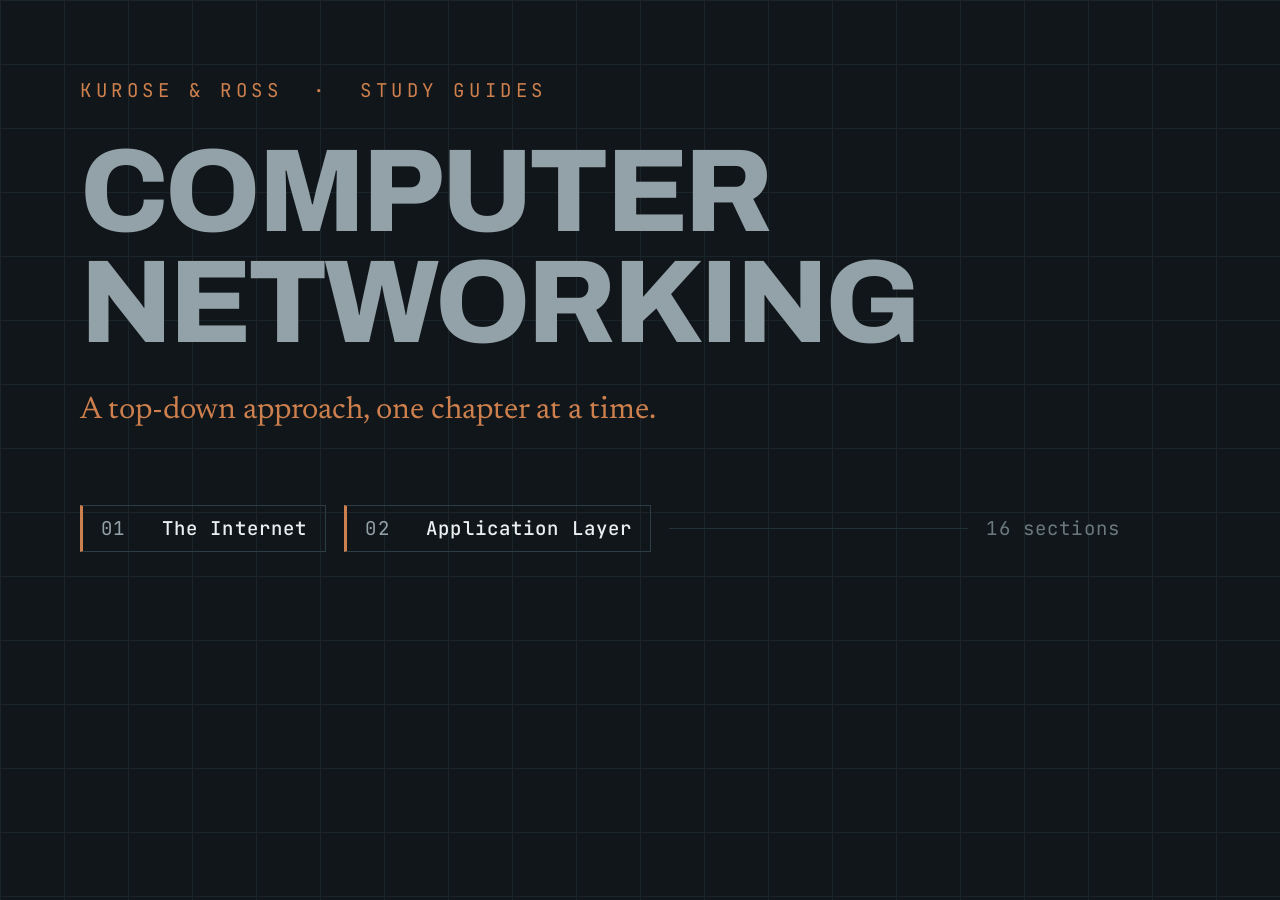
<file: og-source.html>
<!DOCTYPE html>
<!-- Source for og-image.png. Render at 1200x630:
     see the "og-image" note in README.md for the one-liner. -->
<html lang="en">
<head>
<meta charset="utf-8">
<style>
@font-face{
  font-family:"Archivo";font-style:normal;font-weight:100 900;
  src:url(fonts/archivo-latin-wght-normal.woff2) format("woff2-variations");
}
@font-face{
  font-family:"Newsreader";font-style:normal;font-weight:200 800;
  src:url(fonts/newsreader-latin-wght-normal.woff2) format("woff2-variations");
}
@font-face{
  font-family:"JetBrains Mono";font-style:normal;font-weight:100 800;
  src:url(fonts/jetbrains-mono-latin-wght-normal.woff2) format("woff2-variations");
}
*{box-sizing:border-box;margin:0;padding:0;}
body{
  width:1200px;height:630px;overflow:hidden;
  background:#101619;
  background-image:linear-gradient(#1a252b 1px,transparent 1px),linear-gradient(90deg,#1a252b 1px,transparent 1px);
  background-size:64px 64px;
  padding:78px 80px;
  display:flex;flex-direction:column;
}
.eyebrow{
  font-family:"JetBrains Mono",monospace;font-size:19px;
  letter-spacing:.24em;text-transform:uppercase;color:#cd7f4d;
}
h1{
  font-family:"Archivo",sans-serif;font-weight:800;
  font-size:118px;line-height:.94;letter-spacing:-.03em;
  text-transform:uppercase;color:#93a2a8;margin-top:34px;
}
.tag{
  font-family:"Newsreader",Georgia,serif;font-size:31px;line-height:1.4;
  color:#cd7f4d;margin-top:30px;max-width:44ch;
}
.chapters{
  margin-top:auto;display:flex;gap:18px;align-items:center;
  font-family:"JetBrains Mono",monospace;font-size:19px;letter-spacing:.06em;
}
.chip{
  border:1px solid #2d3d45;border-left:3px solid #cd7f4d;
  padding:10px 18px;color:#93a2a8;
}
.chip b{color:#e9eff1;font-weight:500;}
.rule{flex:1;height:1px;background:#223038;}
.count{color:#6b797f;}
</style>
</head>
<body>
  <p class="eyebrow">Kurose &amp; Ross &nbsp;·&nbsp; Study guides</p>
  <h1>Computer<br>Networking</h1>
  <p class="tag">A top-down approach, one chapter at a time.</p>
  <div class="chapters">
    <span class="chip">01 &nbsp; <b>The Internet</b></span>
    <span class="chip">02 &nbsp; <b>Application Layer</b></span>
    <span class="rule"></span>
    <span class="count">16 sections</span>
  </div>
</body>
</html>
</file>
<file: fonts/fonts.css>
/* Self-hosted variable fonts (Fontsource), latin subset only.
   Family names match what index.html already references, so no
   other CSS has to change. Source: https://fontsource.org
   Licence: SIL OFL 1.1 — see ../README.md */

@font-face {
  font-family: 'Archivo';
  font-style: normal;
  font-display: swap;
  font-weight: 100 900;
  src: url('./archivo-latin-wght-normal.woff2') format('woff2-variations');
  unicode-range: U+0000-00FF,U+0131,U+0152-0153,U+02BB-02BC,U+02C6,U+02DA,U+02DC,U+0304,U+0308,U+0329,U+2000-206F,U+20AC,U+2122,U+2191,U+2193,U+2212,U+2215,U+FEFF,U+FFFD;
}

@font-face {
  font-family: 'Newsreader';
  font-style: normal;
  font-display: swap;
  font-weight: 200 800;
  src: url('./newsreader-latin-opsz-normal.woff2') format('woff2-variations');
  unicode-range: U+0000-00FF,U+0131,U+0152-0153,U+02BB-02BC,U+02C6,U+02DA,U+02DC,U+0304,U+0308,U+0329,U+2000-206F,U+20AC,U+2122,U+2191,U+2193,U+2212,U+2215,U+FEFF,U+FFFD;
}

@font-face {
  font-family: 'Newsreader';
  font-style: italic;
  font-display: swap;
  font-weight: 200 800;
  src: url('./newsreader-latin-opsz-italic.woff2') format('woff2-variations');
  unicode-range: U+0000-00FF,U+0131,U+0152-0153,U+02BB-02BC,U+02C6,U+02DA,U+02DC,U+0304,U+0308,U+0329,U+2000-206F,U+20AC,U+2122,U+2191,U+2193,U+2212,U+2215,U+FEFF,U+FFFD;
}

@font-face {
  font-family: 'JetBrains Mono';
  font-style: normal;
  font-display: swap;
  font-weight: 100 800;
  src: url('./jetbrains-mono-latin-wght-normal.woff2') format('woff2-variations');
  unicode-range: U+0000-00FF,U+0131,U+0152-0153,U+02BB-02BC,U+02C6,U+02DA,U+02DC,U+0304,U+0308,U+0329,U+2000-206F,U+20AC,U+2122,U+2191,U+2193,U+2212,U+2215,U+FEFF,U+FFFD;
}
</file>
